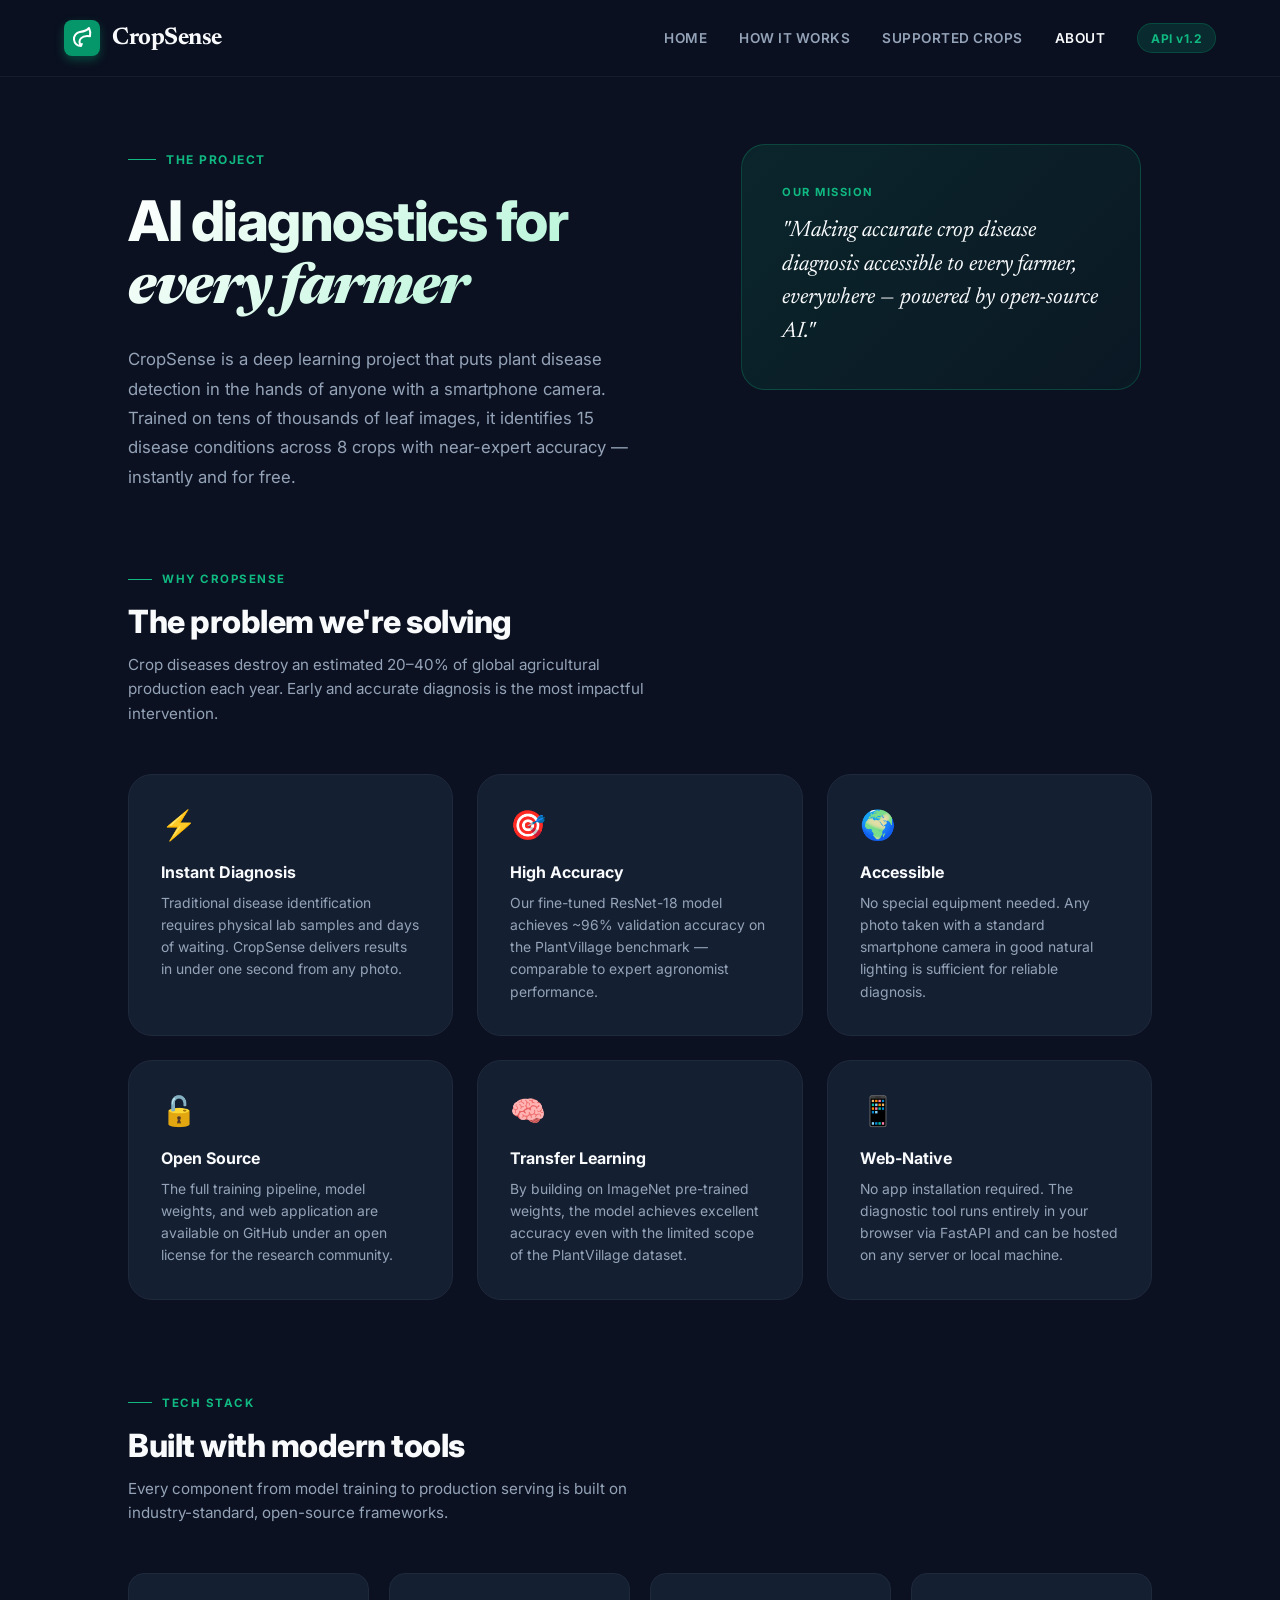
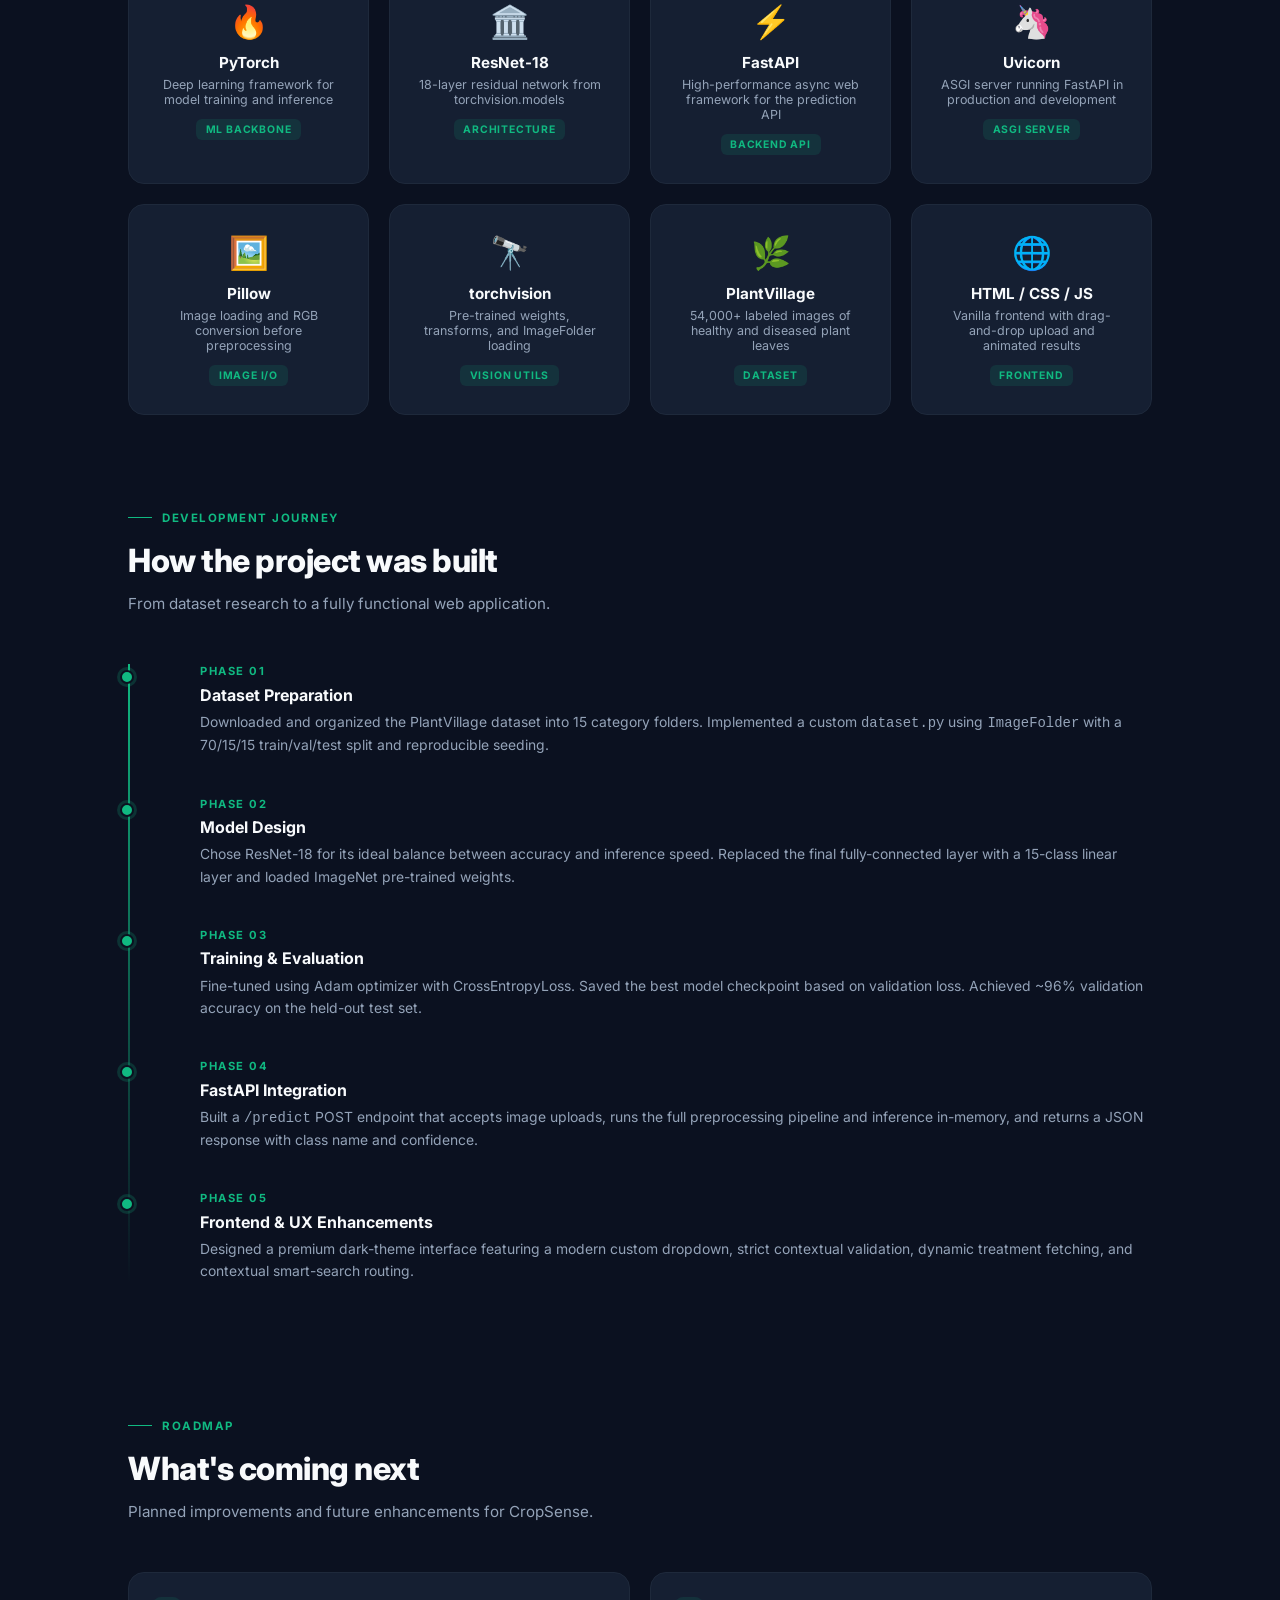
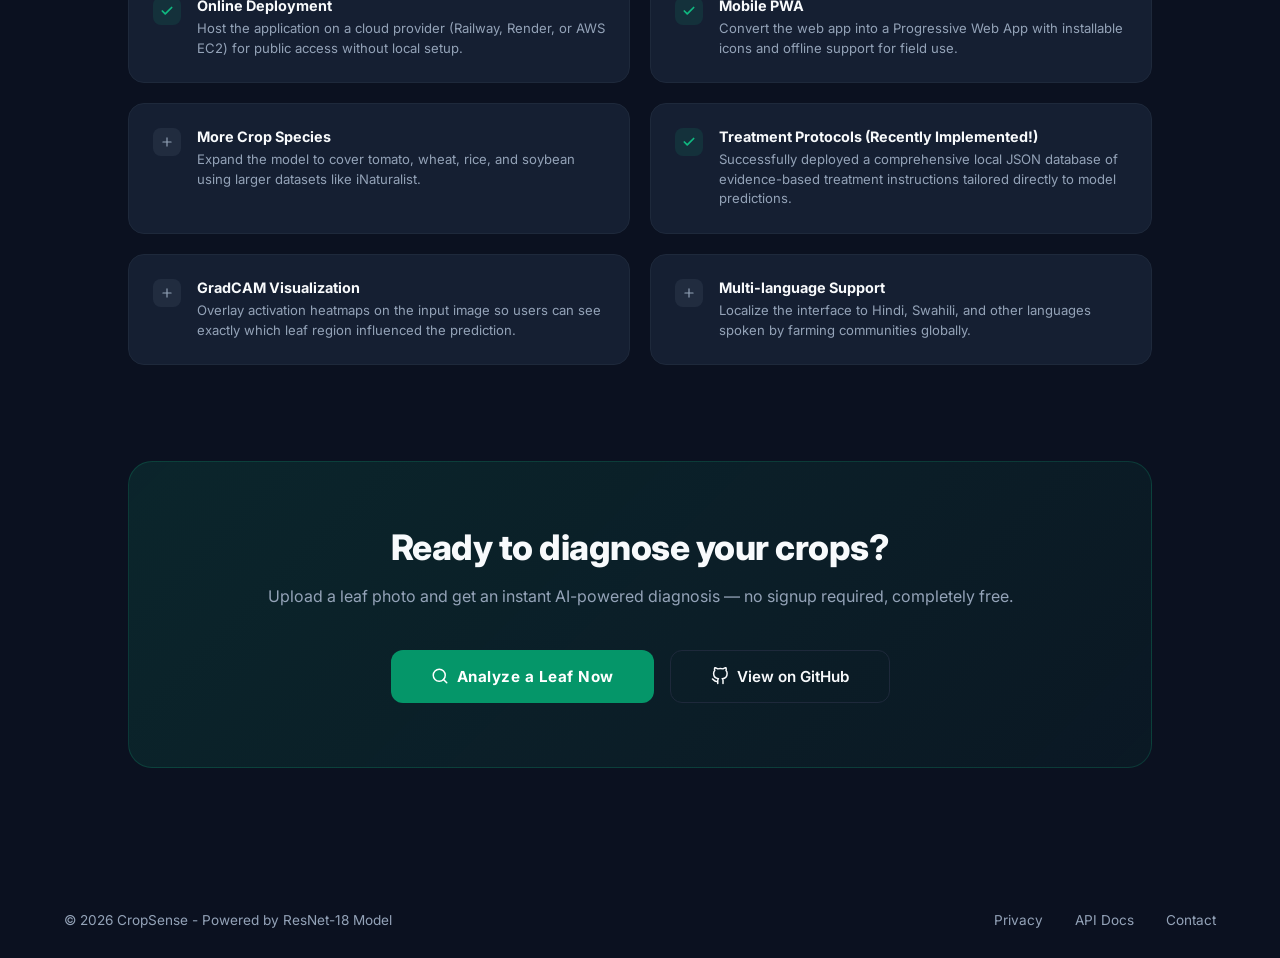
<file: static/about.html>
<!DOCTYPE html>
<html lang="en">
<head>
    <meta charset="UTF-8">
    <meta name="viewport" content="width=device-width, initial-scale=1.0">
    <title>About – CropSense</title>
    <meta name="description" content="About CropSense — an AI-powered plant disease diagnostic tool built with PyTorch, FastAPI, and ResNet-18.">
    <link rel="preconnect" href="https://fonts.googleapis.com">
    <link rel="preconnect" href="https://fonts.gstatic.com" crossorigin>
    <link href="https://fonts.googleapis.com/css2?family=Inter:wght@400;500;600;700;800&family=Newsreader:opsz,wght@6..72,700;6..72,800&display=swap" rel="stylesheet">
    <link rel="stylesheet" href="style.css?v=2">
    <style>
        /* Hero */
        .about-hero {
            padding: 9rem 8rem 5rem 8rem;
            display: flex;
            align-items: flex-start;
            gap: 6rem;
        }
        .hero-left { flex: 1.2; }
        .hero-right { flex: 1; display: flex; align-items: center; justify-content: center; }

        .tag {
            display: inline-flex; align-items: center; gap: 10px;
            color: var(--text-light-green); font-size: 0.75rem; font-weight: 700;
            letter-spacing: 1.5px; margin-bottom: 1.5rem;
        }
        .tag .line { width: 28px; height: 1px; background: var(--text-light-green); }
        .about-hero h1 {
            font-size: 3.5rem; font-weight: 800; letter-spacing: -1.5px;
            line-height: 1.1; margin-bottom: 1.5rem;
            background: linear-gradient(135deg, #fff 0%, #a7f3d0 100%);
            -webkit-background-clip: text; -webkit-text-fill-color: transparent;
        }
        .about-hero .lead { font-size: 1.05rem; color: var(--text-muted); line-height: 1.75; }

        /* Mission card */
        .mission-card {
            background: linear-gradient(135deg, rgba(16,185,129,0.12) 0%, rgba(5,150,105,0.06) 100%);
            border: 1px solid rgba(16,185,129,0.25);
            border-radius: var(--border-radius-xl);
            padding: 2.5rem;
            max-width: 400px;
        }
        .mission-card .m-label {
            font-size: 0.7rem; font-weight: 700; letter-spacing: 1.5px;
            color: var(--text-light-green); margin-bottom: 1rem;
        }
        .mission-card blockquote {
            font-family: 'Newsreader', serif;
            font-size: 1.4rem;
            font-style: italic;
            line-height: 1.5;
            color: var(--text-dark);
            margin: 0;
        }

        /* Why section */
        .why-section { padding: 0 8rem 6rem 8rem; }
        .section-label {
            display: flex; align-items: center; gap: 10px;
            color: var(--text-light-green); font-size: 0.72rem; font-weight: 700;
            letter-spacing: 1.5px; margin-bottom: 1rem;
        }
        .section-label .line { width: 24px; height: 1px; background: var(--text-light-green); }
        .section-title { font-size: 2rem; font-weight: 800; letter-spacing: -0.5px; margin-bottom: 0.75rem; color: var(--text-dark); }
        .section-subtitle { color: var(--text-muted); font-size: 0.95rem; line-height: 1.6; margin-bottom: 3rem; max-width: 540px; }

        .why-grid { display: grid; grid-template-columns: repeat(3, 1fr); gap: 1.5rem; }
        .why-card {
            background: var(--bg-card);
            border: 1px solid var(--border-light);
            border-radius: var(--border-radius-xl);
            padding: 2rem;
            transition: transform 0.25s, border-color 0.25s;
        }
        .why-card:hover { transform: translateY(-4px); border-color: rgba(16,185,129,0.3); }
        .why-icon {
            font-size: 1.8rem; margin-bottom: 1.25rem;
        }
        .why-card h3 { font-size: 1rem; font-weight: 700; color: var(--text-dark); margin-bottom: 0.6rem; }
        .why-card p { font-size: 0.87rem; color: var(--text-muted); line-height: 1.6; }

        /* Tech stack */
        .tech-section { padding: 0 8rem 6rem 8rem; }
        .tech-grid { display: grid; grid-template-columns: repeat(4, 1fr); gap: 1.25rem; }
        .tech-card {
            background: var(--bg-card);
            border: 1px solid var(--border-light);
            border-radius: var(--border-radius-lg);
            padding: 1.75rem;
            text-align: center;
            transition: transform 0.25s, border-color 0.25s;
        }
        .tech-card:hover { transform: translateY(-3px); border-color: rgba(16,185,129,0.3); }
        .tech-logo { font-size: 2rem; margin-bottom: 0.75rem; }
        .tech-card h4 { font-size: 0.95rem; font-weight: 700; color: var(--text-dark); margin-bottom: 0.3rem; }
        .tech-card p { font-size: 0.78rem; color: var(--text-muted); }
        .tech-role {
            display: inline-block; margin-top: 0.75rem;
            font-size: 0.65rem; font-weight: 700; letter-spacing: 0.8px;
            background: rgba(16,185,129,0.12); color: var(--text-light-green);
            padding: 0.25rem 0.6rem; border-radius: 6px;
        }

        /* Timeline */
        .timeline-section { padding: 0 8rem 6rem 8rem; }
        .timeline { position: relative; padding-left: 2rem; }
        .timeline::before {
            content: '';
            position: absolute; left: 0; top: 0; bottom: 0;
            width: 2px;
            background: linear-gradient(180deg, var(--text-light-green) 0%, transparent 100%);
        }
        .timeline-item {
            position: relative; padding-left: 2.5rem; margin-bottom: 2.5rem;
        }
        .timeline-item::before {
            content: '';
            position: absolute; left: -2.5rem; top: 6px;
            width: 10px; height: 10px;
            border-radius: 50%;
            background: var(--text-light-green);
            border: 2px solid var(--bg-main);
            box-shadow: 0 0 0 3px rgba(16,185,129,0.2);
        }
        .timeline-phase {
            font-size: 0.7rem; font-weight: 700; color: var(--text-light-green);
            letter-spacing: 1.5px; margin-bottom: 0.4rem;
        }
        .timeline-item h3 { font-size: 1rem; font-weight: 700; color: var(--text-dark); margin-bottom: 0.4rem; }
        .timeline-item p { font-size: 0.87rem; color: var(--text-muted); line-height: 1.6; }

        /* CTA */
        .cta-section {
            margin: 0 8rem 6rem 8rem;
            background: linear-gradient(135deg, rgba(16,185,129,0.12) 0%, rgba(5,150,105,0.06) 100%);
            border: 1px solid rgba(16,185,129,0.2);
            border-radius: var(--border-radius-xl);
            padding: 4rem;
            text-align: center;
        }
        .cta-section h2 {
            font-size: 2.2rem; font-weight: 800; letter-spacing: -0.5px;
            color: var(--text-dark); margin-bottom: 1rem;
        }
        .cta-section p { color: var(--text-muted); font-size: 1rem; line-height: 1.6; margin-bottom: 2.5rem; }
        .cta-buttons { display: flex; gap: 1rem; justify-content: center; flex-wrap: wrap; }
        .btn-primary {
            background: var(--bg-dark-accent); color: white;
            border: none; padding: 1rem 2.5rem;
            border-radius: 12px; font-weight: 700; font-size: 0.95rem;
            letter-spacing: 0.5px; cursor: pointer; text-decoration: none;
            display: inline-flex; align-items: center; gap: 8px;
            transition: background 0.2s, transform 0.1s;
        }
        .btn-primary:hover { background: var(--bg-dark-accent-hover); transform: translateY(-1px); }
        .btn-secondary {
            background: transparent; color: var(--text-dark);
            border: 1px solid var(--border-light); padding: 1rem 2.5rem;
            border-radius: 12px; font-weight: 600; font-size: 0.95rem;
            cursor: pointer; text-decoration: none;
            display: inline-flex; align-items: center; gap: 8px;
            transition: border-color 0.2s, color 0.2s;
        }
        .btn-secondary:hover { border-color: rgba(16,185,129,0.4); color: var(--text-light-green); }

        /* Future Roadmap */
        .roadmap-section { padding: 0 8rem 6rem 8rem; }
        .roadmap-grid { display: grid; grid-template-columns: repeat(2, 1fr); gap: 1.25rem; }
        .roadmap-item {
            background: var(--bg-card);
            border: 1px solid var(--border-light);
            border-radius: var(--border-radius-lg);
            padding: 1.5rem;
            display: flex;
            align-items: flex-start;
            gap: 1rem;
        }
        .roadmap-check {
            width: 28px; height: 28px; border-radius: 8px;
            display: flex; align-items: center; justify-content: center;
            flex-shrink: 0;
        }
        .roadmap-check.planned { background: rgba(16,185,129,0.12); color: var(--text-light-green); }
        .roadmap-check.future { background: rgba(148,163,184,0.1); color: var(--text-muted); }
        .roadmap-item h4 { font-size: 0.9rem; font-weight: 700; color: var(--text-dark); margin-bottom: 0.3rem; }
        .roadmap-item p { font-size: 0.82rem; color: var(--text-muted); line-height: 1.5; }

        @media(max-width: 1024px) {
            .about-hero { flex-direction: column; padding: 6rem 2rem 3rem; gap: 2rem; }
            .why-section, .tech-section, .timeline-section, .roadmap-section, .cta-section { padding-left: 2rem; padding-right: 2rem; }
            .cta-section { margin-left: 2rem; margin-right: 2rem; }
            .why-grid, .tech-grid { grid-template-columns: repeat(2, 1fr); }
            .roadmap-grid { grid-template-columns: 1fr; }
        }
    </style>
</head>
<body>

    <!-- Navigation -->
    <nav class="navbar">
        <div class="logo-area">
            <div class="logo-icon">
                <svg width="24" height="24" viewBox="0 0 24 24" fill="none" stroke="white" stroke-width="2" stroke-linecap="round" stroke-linejoin="round">
                    <path d="M11 20A7 7 0 0 1 9.8 6.1C15.5 5 17 4.48 19 2c1 2 2 4.18 1 8.3C11.6 9 7.1 14 11 20c.3-.8.6-1.6.8-2M11 20c-1.3-4-4.6-7-8V9h0"/>
                </svg>
            </div>
            <a href="/" style="text-decoration:none"><span class="logo-text">CropSense</span></a>
        </div>
        <div class="nav-links">
            <a href="/">HOME</a>
            <a href="how-it-works.html">HOW IT WORKS</a>
            <a href="supported-crops.html">SUPPORTED CROPS</a>
            <a href="about.html" style="color: var(--text-dark);">ABOUT</a>
            <span class="api-badge">API v1.2</span>
        </div>
    </nav>

    <!-- Hero -->
    <div class="about-hero">
        <div class="hero-left">
            <div class="tag"><span class="line"></span> THE PROJECT</div>
            <h1>AI diagnostics for<br><span style="font-family:'Newsreader',serif;font-style:italic;">every farmer</span></h1>
            <p class="lead">CropSense is a deep learning project that puts plant disease detection in the hands of anyone with a smartphone camera. Trained on tens of thousands of leaf images, it identifies 15 disease conditions across 8 crops with near-expert accuracy — instantly and for free.</p>
        </div>
        <div class="hero-right">
            <div class="mission-card">
                <div class="m-label">OUR MISSION</div>
                <blockquote>"Making accurate crop disease diagnosis accessible to every farmer, everywhere — powered by open-source AI."</blockquote>
            </div>
        </div>
    </div>

    <!-- Why Section -->
    <div class="why-section">
        <div class="section-label"><span class="line"></span> WHY CROPSENSE</div>
        <h2 class="section-title">The problem we're solving</h2>
        <p class="section-subtitle">Crop diseases destroy an estimated 20–40% of global agricultural production each year. Early and accurate diagnosis is the most impactful intervention.</p>

        <div class="why-grid">
            <div class="why-card">
                <div class="why-icon">⚡</div>
                <h3>Instant Diagnosis</h3>
                <p>Traditional disease identification requires physical lab samples and days of waiting. CropSense delivers results in under one second from any photo.</p>
            </div>
            <div class="why-card">
                <div class="why-icon">🎯</div>
                <h3>High Accuracy</h3>
                <p>Our fine-tuned ResNet-18 model achieves ~96% validation accuracy on the PlantVillage benchmark — comparable to expert agronomist performance.</p>
            </div>
            <div class="why-card">
                <div class="why-icon">🌍</div>
                <h3>Accessible</h3>
                <p>No special equipment needed. Any photo taken with a standard smartphone camera in good natural lighting is sufficient for reliable diagnosis.</p>
            </div>
            <div class="why-card">
                <div class="why-icon">🔓</div>
                <h3>Open Source</h3>
                <p>The full training pipeline, model weights, and web application are available on GitHub under an open license for the research community.</p>
            </div>
            <div class="why-card">
                <div class="why-icon">🧠</div>
                <h3>Transfer Learning</h3>
                <p>By building on ImageNet pre-trained weights, the model achieves excellent accuracy even with the limited scope of the PlantVillage dataset.</p>
            </div>
            <div class="why-card">
                <div class="why-icon">📱</div>
                <h3>Web-Native</h3>
                <p>No app installation required. The diagnostic tool runs entirely in your browser via FastAPI and can be hosted on any server or local machine.</p>
            </div>
        </div>
    </div>

    <!-- Tech Stack -->
    <div class="tech-section">
        <div class="section-label"><span class="line"></span> TECH STACK</div>
        <h2 class="section-title">Built with modern tools</h2>
        <p class="section-subtitle">Every component from model training to production serving is built on industry-standard, open-source frameworks.</p>

        <div class="tech-grid">
            <div class="tech-card">
                <div class="tech-logo">🔥</div>
                <h4>PyTorch</h4>
                <p>Deep learning framework for model training and inference</p>
                <span class="tech-role">ML BACKBONE</span>
            </div>
            <div class="tech-card">
                <div class="tech-logo">🏛️</div>
                <h4>ResNet-18</h4>
                <p>18-layer residual network from torchvision.models</p>
                <span class="tech-role">ARCHITECTURE</span>
            </div>
            <div class="tech-card">
                <div class="tech-logo">⚡</div>
                <h4>FastAPI</h4>
                <p>High-performance async web framework for the prediction API</p>
                <span class="tech-role">BACKEND API</span>
            </div>
            <div class="tech-card">
                <div class="tech-logo">🦄</div>
                <h4>Uvicorn</h4>
                <p>ASGI server running FastAPI in production and development</p>
                <span class="tech-role">ASGI SERVER</span>
            </div>
            <div class="tech-card">
                <div class="tech-logo">🖼️</div>
                <h4>Pillow</h4>
                <p>Image loading and RGB conversion before preprocessing</p>
                <span class="tech-role">IMAGE I/O</span>
            </div>
            <div class="tech-card">
                <div class="tech-logo">🔭</div>
                <h4>torchvision</h4>
                <p>Pre-trained weights, transforms, and ImageFolder loading</p>
                <span class="tech-role">VISION UTILS</span>
            </div>
            <div class="tech-card">
                <div class="tech-logo">🌿</div>
                <h4>PlantVillage</h4>
                <p>54,000+ labeled images of healthy and diseased plant leaves</p>
                <span class="tech-role">DATASET</span>
            </div>
            <div class="tech-card">
                <div class="tech-logo">🌐</div>
                <h4>HTML / CSS / JS</h4>
                <p>Vanilla frontend with drag-and-drop upload and animated results</p>
                <span class="tech-role">FRONTEND</span>
            </div>
        </div>
    </div>

    <!-- Development Timeline -->
    <div class="timeline-section">
        <div class="section-label"><span class="line"></span> DEVELOPMENT JOURNEY</div>
        <h2 class="section-title">How the project was built</h2>
        <p class="section-subtitle">From dataset research to a fully functional web application.</p>

        <div class="timeline">
            <div class="timeline-item">
                <div class="timeline-phase">PHASE 01</div>
                <h3>Dataset Preparation</h3>
                <p>Downloaded and organized the PlantVillage dataset into 15 category folders. Implemented a custom <code>dataset.py</code> using <code>ImageFolder</code> with a 70/15/15 train/val/test split and reproducible seeding.</p>
            </div>
            <div class="timeline-item">
                <div class="timeline-phase">PHASE 02</div>
                <h3>Model Design</h3>
                <p>Chose ResNet-18 for its ideal balance between accuracy and inference speed. Replaced the final fully-connected layer with a 15-class linear layer and loaded ImageNet pre-trained weights.</p>
            </div>
            <div class="timeline-item">
                <div class="timeline-phase">PHASE 03</div>
                <h3>Training &amp; Evaluation</h3>
                <p>Fine-tuned using Adam optimizer with CrossEntropyLoss. Saved the best model checkpoint based on validation loss. Achieved ~96% validation accuracy on the held-out test set.</p>
            </div>
            <div class="timeline-item">
                <div class="timeline-phase">PHASE 04</div>
                <h3>FastAPI Integration</h3>
                <p>Built a <code>/predict</code> POST endpoint that accepts image uploads, runs the full preprocessing pipeline and inference in-memory, and returns a JSON response with class name and confidence.</p>
            </div>
            <div class="timeline-item">
                <div class="timeline-phase">PHASE 05</div>
                <h3>Frontend &amp; UX Enhancements</h3>
                <p>Designed a premium dark-theme interface featuring a modern custom dropdown, strict contextual validation, dynamic treatment fetching, and contextual smart-search routing.</p>
            </div>
        </div>
    </div>

    <!-- Future Roadmap -->
    <div class="roadmap-section">
        <div class="section-label"><span class="line"></span> ROADMAP</div>
        <h2 class="section-title">What's coming next</h2>
        <p class="section-subtitle">Planned improvements and future enhancements for CropSense.</p>

        <div class="roadmap-grid">
            <div class="roadmap-item">
                <div class="roadmap-check planned">
                    <svg width="14" height="14" viewBox="0 0 24 24" fill="none" stroke="currentColor" stroke-width="3" stroke-linecap="round" stroke-linejoin="round"><polyline points="20 6 9 17 4 12"></polyline></svg>
                </div>
                <div>
                    <h4>Online Deployment</h4>
                    <p>Host the application on a cloud provider (Railway, Render, or AWS EC2) for public access without local setup.</p>
                </div>
            </div>
            <div class="roadmap-item">
                <div class="roadmap-check planned">
                    <svg width="14" height="14" viewBox="0 0 24 24" fill="none" stroke="currentColor" stroke-width="3" stroke-linecap="round" stroke-linejoin="round"><polyline points="20 6 9 17 4 12"></polyline></svg>
                </div>
                <div>
                    <h4>Mobile PWA</h4>
                    <p>Convert the web app into a Progressive Web App with installable icons and offline support for field use.</p>
                </div>
            </div>
            <div class="roadmap-item">
                <div class="roadmap-check future">
                    <svg width="14" height="14" viewBox="0 0 24 24" fill="none" stroke="currentColor" stroke-width="2" stroke-linecap="round" stroke-linejoin="round"><line x1="12" y1="5" x2="12" y2="19"></line><line x1="5" y1="12" x2="19" y2="12"></line></svg>
                </div>
                <div>
                    <h4>More Crop Species</h4>
                    <p>Expand the model to cover tomato, wheat, rice, and soybean using larger datasets like iNaturalist.</p>
                </div>
            </div>
            <div class="roadmap-item">
                <div class="roadmap-check planned">
                    <svg width="14" height="14" viewBox="0 0 24 24" fill="none" stroke="currentColor" stroke-width="3" stroke-linecap="round" stroke-linejoin="round"><polyline points="20 6 9 17 4 12"></polyline></svg>
                </div>
                <div>
                    <h4>Treatment Protocols (Recently Implemented!)</h4>
                    <p>Successfully deployed a comprehensive local JSON database of evidence-based treatment instructions tailored directly to model predictions.</p>
                </div>
            </div>
            <div class="roadmap-item">
                <div class="roadmap-check future">
                    <svg width="14" height="14" viewBox="0 0 24 24" fill="none" stroke="currentColor" stroke-width="2" stroke-linecap="round" stroke-linejoin="round"><line x1="12" y1="5" x2="12" y2="19"></line><line x1="5" y1="12" x2="19" y2="12"></line></svg>
                </div>
                <div>
                    <h4>GradCAM Visualization</h4>
                    <p>Overlay activation heatmaps on the input image so users can see exactly which leaf region influenced the prediction.</p>
                </div>
            </div>
            <div class="roadmap-item">
                <div class="roadmap-check future">
                    <svg width="14" height="14" viewBox="0 0 24 24" fill="none" stroke="currentColor" stroke-width="2" stroke-linecap="round" stroke-linejoin="round"><line x1="12" y1="5" x2="12" y2="19"></line><line x1="5" y1="12" x2="19" y2="12"></line></svg>
                </div>
                <div>
                    <h4>Multi-language Support</h4>
                    <p>Localize the interface to Hindi, Swahili, and other languages spoken by farming communities globally.</p>
                </div>
            </div>
        </div>
    </div>

    <!-- CTA -->
    <div class="cta-section">
        <h2>Ready to diagnose your crops?</h2>
        <p>Upload a leaf photo and get an instant AI-powered diagnosis — no signup required, completely free.</p>
        <div class="cta-buttons">
            <a href="/" class="btn-primary">
                <svg width="18" height="18" viewBox="0 0 24 24" fill="none" stroke="currentColor" stroke-width="2" stroke-linecap="round" stroke-linejoin="round"><circle cx="11" cy="11" r="8"></circle><line x1="21" y1="21" x2="16.65" y2="16.65"></line></svg>
                Analyze a Leaf Now
            </a>
            <a href="https://github.com/AdarshRaj-404/Crop_disease_prediction" target="_blank" class="btn-secondary">
                <svg width="18" height="18" viewBox="0 0 24 24" fill="none" stroke="currentColor" stroke-width="2" stroke-linecap="round" stroke-linejoin="round"><path d="M9 19c-5 1.5-5-2.5-7-3m14 6v-3.87a3.37 3.37 0 0 0-.94-2.61c3.14-.35 6.44-1.54 6.44-7A5.44 5.44 0 0 0 20 4.77 5.07 5.07 0 0 0 19.91 1S18.73.65 16 2.48a13.38 13.38 0 0 0-7 0C6.27.65 5.09 1 5.09 1A5.07 5.07 0 0 0 5 4.77a5.44 5.44 0 0 0-1.5 3.78c0 5.42 3.3 6.61 6.44 7A3.37 3.37 0 0 0 9 18.13V22"></path></svg>
                View on GitHub
            </a>
        </div>
    </div>

    <!-- Footer -->
    <footer>
        <div class="copy">© 2026 CropSense - Powered by ResNet-18 Model</div>
        <div class="footer-links">
            <a href="#">Privacy</a>
            <a href="#">API Docs</a>
            <a href="#">Contact</a>
        </div>
    </footer>

</body>
</html>
</file>
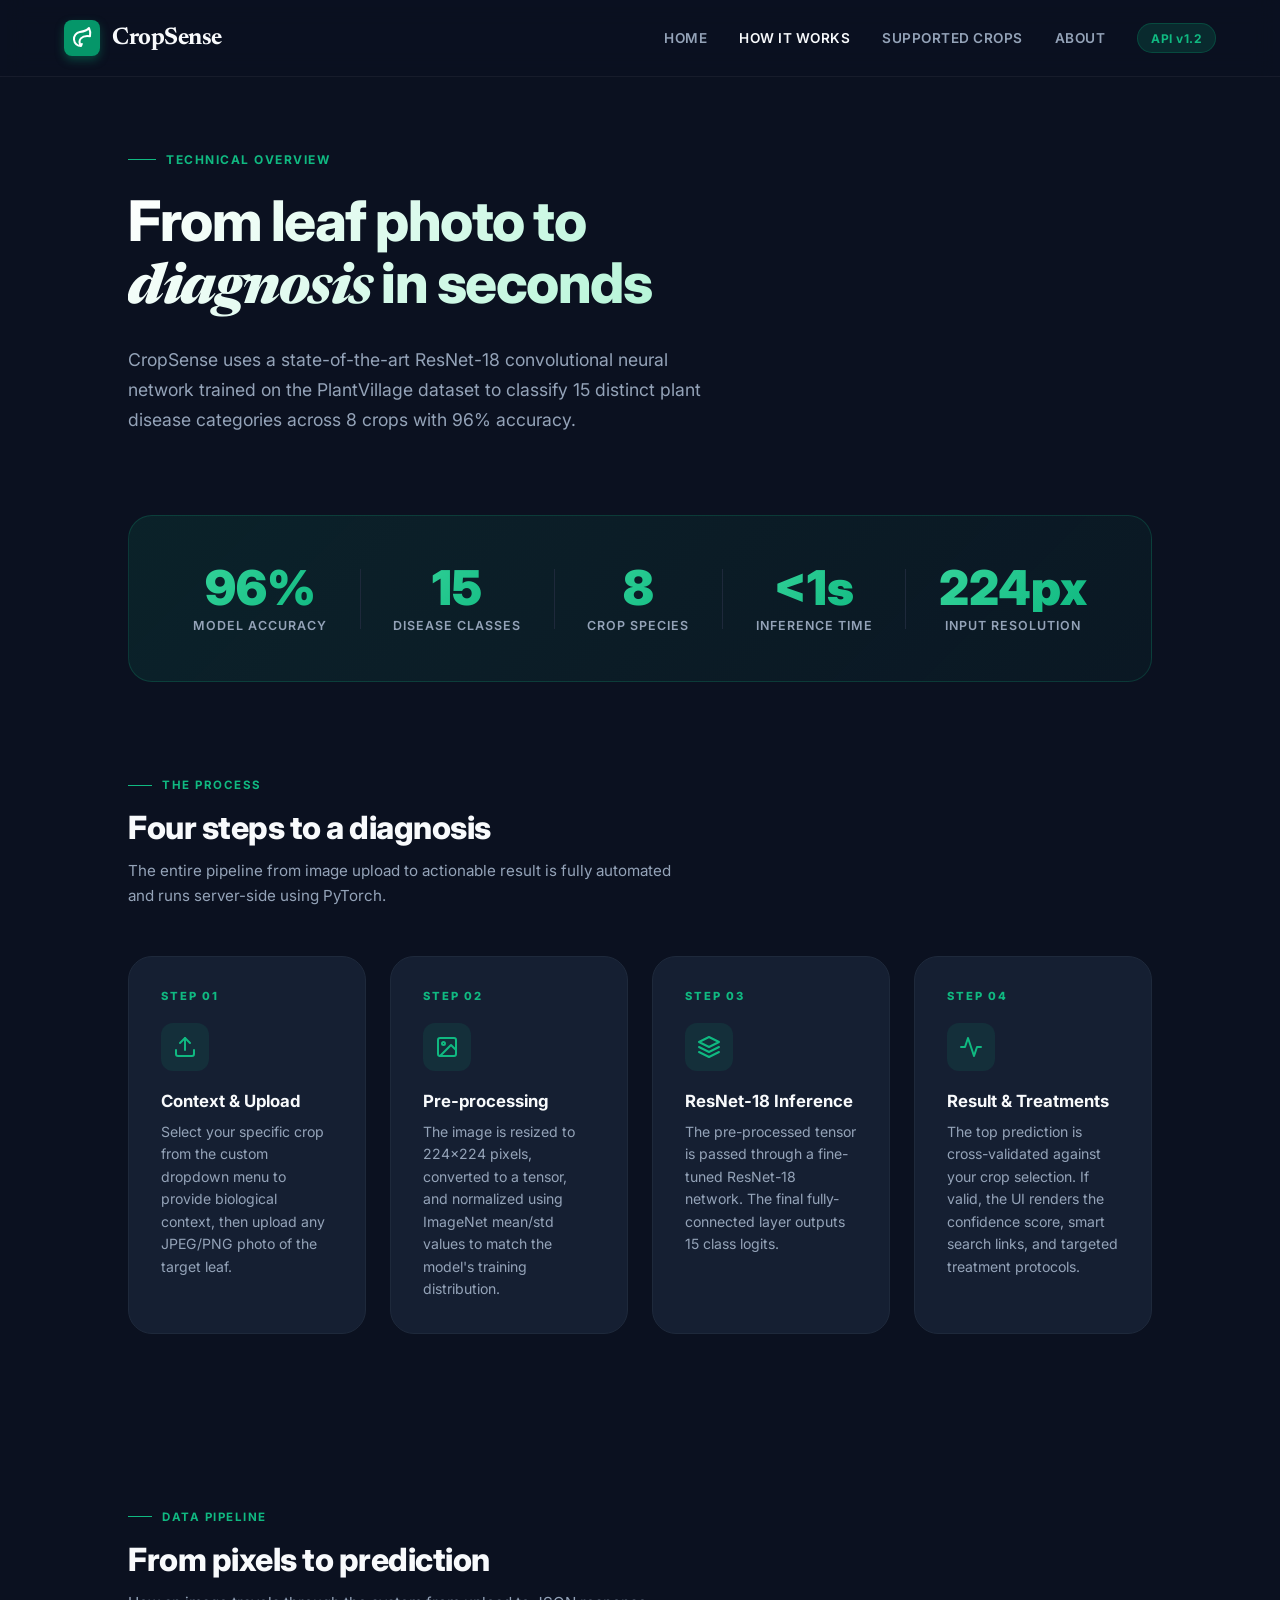
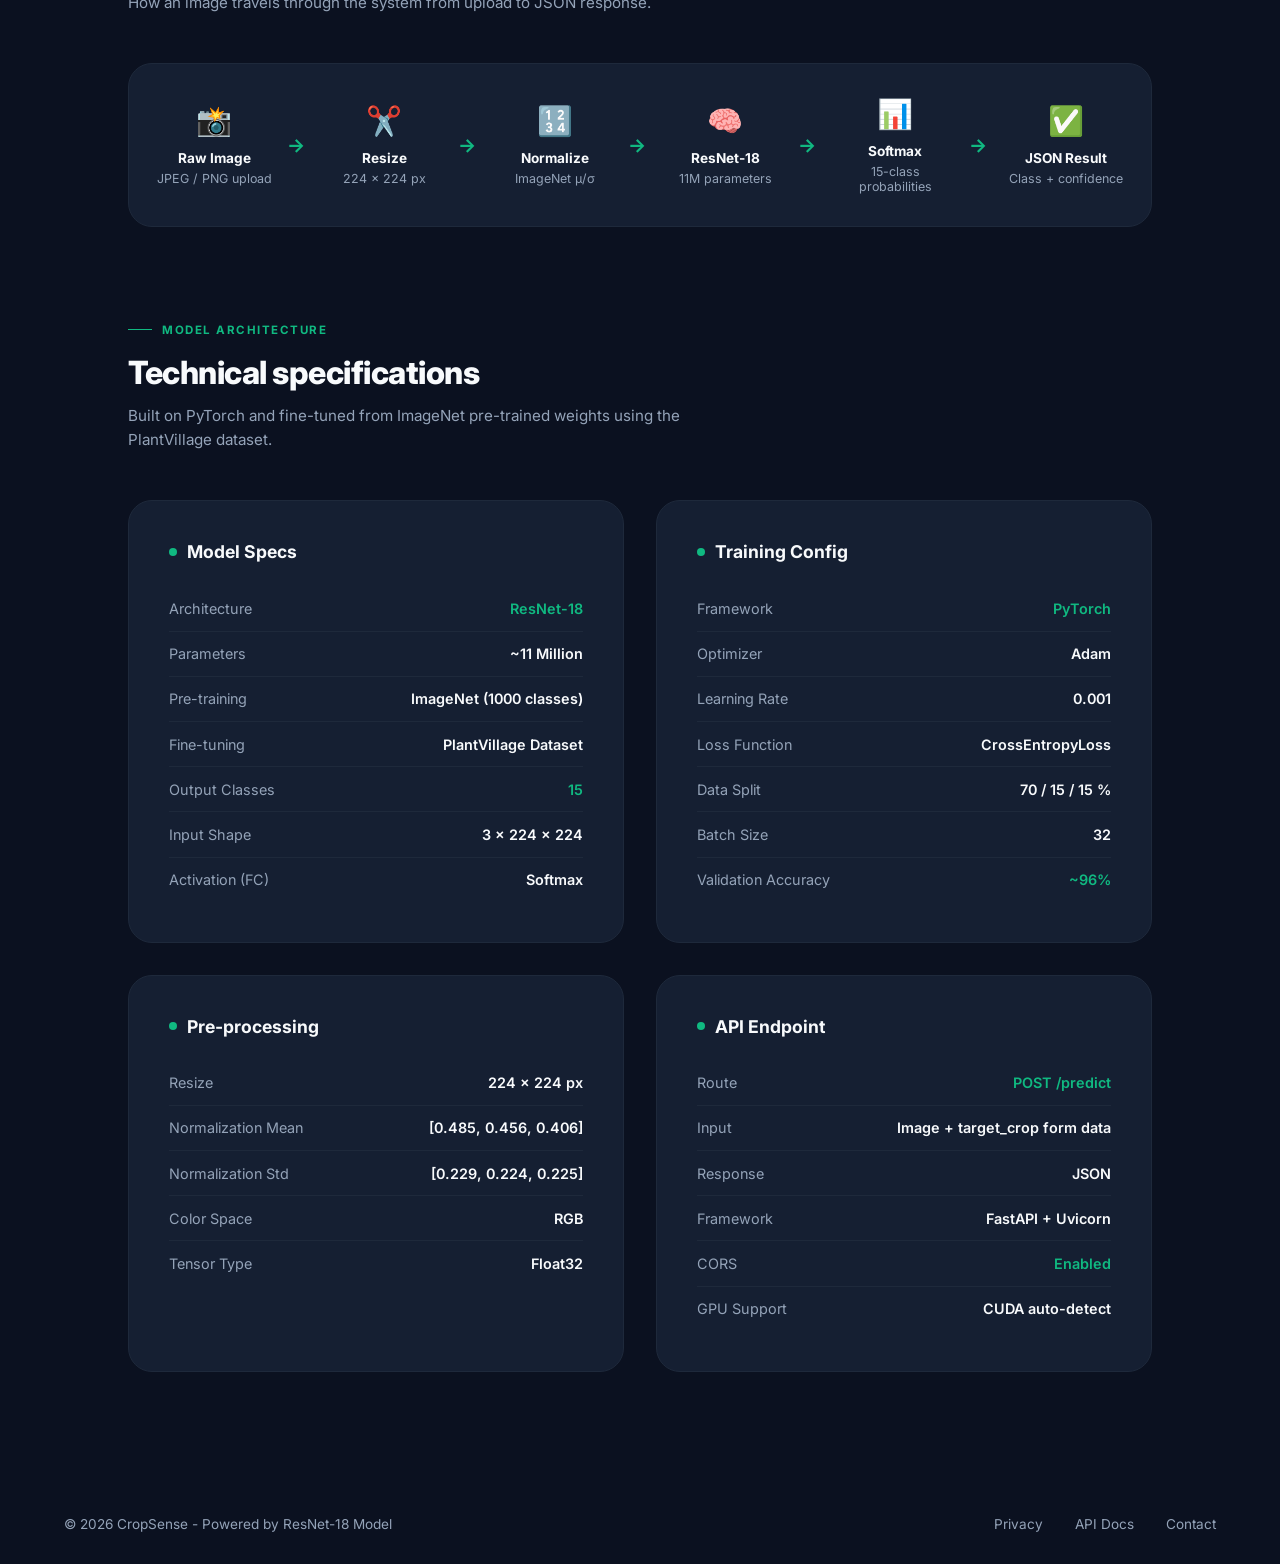
<file: static/how-it-works.html>
<!DOCTYPE html>
<html lang="en">
<head>
    <meta charset="UTF-8">
    <meta name="viewport" content="width=device-width, initial-scale=1.0">
    <title>How It Works – CropSense</title>
    <meta name="description" content="Learn how CropSense uses ResNet-18 deep learning to diagnose crop diseases from leaf photos in seconds.">
    <link rel="preconnect" href="https://fonts.googleapis.com">
    <link rel="preconnect" href="https://fonts.gstatic.com" crossorigin>
    <link href="https://fonts.googleapis.com/css2?family=Inter:wght@400;500;600;700;800&family=Newsreader:opsz,wght@6..72,700;6..72,800&display=swap" rel="stylesheet">
    <link rel="stylesheet" href="style.css?v=2">
    <style>
        /* ── Page-specific styles ── */
        .page-hero {
            padding: 9rem 8rem 5rem 8rem;
            max-width: 900px;
        }
        .page-hero .tag {
            display: inline-flex;
            align-items: center;
            gap: 10px;
            color: var(--text-light-green);
            font-size: 0.75rem;
            font-weight: 700;
            letter-spacing: 1.5px;
            margin-bottom: 1.5rem;
        }
        .page-hero .tag .line { width: 28px; height: 1px; background: var(--text-light-green); }
        .page-hero h1 {
            font-size: 3.5rem;
            font-weight: 800;
            letter-spacing: -1.5px;
            line-height: 1.1;
            margin-bottom: 1.5rem;
            background: linear-gradient(135deg, #fff 0%, #a7f3d0 100%);
            -webkit-background-clip: text;
            -webkit-text-fill-color: transparent;
        }
        .page-hero p {
            font-size: 1.1rem;
            color: var(--text-muted);
            line-height: 1.7;
            max-width: 600px;
        }

        /* ── Steps Pipeline ── */
        .steps-section {
            padding: 0 8rem 6rem 8rem;
        }
        .steps-grid {
            display: grid;
            grid-template-columns: repeat(4, 1fr);
            gap: 1.5rem;
            margin-bottom: 5rem;
        }
        .step-card {
            background: var(--bg-card);
            border: 1px solid var(--border-light);
            border-radius: var(--border-radius-xl);
            padding: 2rem;
            position: relative;
            transition: transform 0.25s, border-color 0.25s;
            overflow: hidden;
        }
        .step-card::before {
            content: '';
            position: absolute;
            top: 0; left: 0; right: 0;
            height: 3px;
            background: linear-gradient(90deg, var(--text-light-green), #34d399);
            opacity: 0;
            transition: opacity 0.25s;
        }
        .step-card:hover { transform: translateY(-4px); border-color: rgba(16,185,129,0.3); }
        .step-card:hover::before { opacity: 1; }
        .step-num {
            font-size: 0.7rem;
            font-weight: 800;
            color: var(--text-light-green);
            letter-spacing: 2px;
            margin-bottom: 1.25rem;
        }
        .step-icon {
            width: 48px; height: 48px;
            background: rgba(16,185,129,0.1);
            border-radius: 12px;
            display: flex;
            align-items: center;
            justify-content: center;
            margin-bottom: 1.25rem;
            color: var(--text-light-green);
        }
        .step-card h3 { font-size: 1.05rem; font-weight: 700; margin-bottom: 0.6rem; color: var(--text-dark); }
        .step-card p { font-size: 0.88rem; color: var(--text-muted); line-height: 1.6; }

        /* ── Architecture section ── */
        .arch-section {
            padding: 0 8rem 6rem 8rem;
        }
        .section-label {
            display: flex;
            align-items: center;
            gap: 10px;
            color: var(--text-light-green);
            font-size: 0.72rem;
            font-weight: 700;
            letter-spacing: 1.5px;
            margin-bottom: 1rem;
        }
        .section-label .line { width: 24px; height: 1px; background: var(--text-light-green); }
        .section-title {
            font-size: 2rem;
            font-weight: 800;
            letter-spacing: -0.5px;
            margin-bottom: 0.75rem;
            color: var(--text-dark);
        }
        .section-subtitle { color: var(--text-muted); font-size: 0.95rem; line-height: 1.6; margin-bottom: 3rem; max-width: 560px; }

        .arch-grid {
            display: grid;
            grid-template-columns: 1fr 1fr;
            gap: 2rem;
        }
        .arch-card {
            background: var(--bg-card);
            border: 1px solid var(--border-light);
            border-radius: var(--border-radius-xl);
            padding: 2.5rem;
        }
        .arch-card h3 {
            font-size: 1.1rem;
            font-weight: 700;
            color: var(--text-dark);
            margin-bottom: 1.5rem;
            display: flex;
            align-items: center;
            gap: 10px;
        }
        .arch-card h3 .dot { width: 8px; height: 8px; border-radius: 50%; background: var(--text-light-green); }

        .spec-row {
            display: flex;
            justify-content: space-between;
            align-items: center;
            padding: 0.85rem 0;
            border-bottom: 1px solid var(--border-light);
            font-size: 0.9rem;
        }
        .spec-row:last-child { border-bottom: none; }
        .spec-label { color: var(--text-muted); }
        .spec-value { color: var(--text-dark); font-weight: 600; }
        .spec-value.green { color: var(--text-light-green); }

        /* ── Pipeline viz (animated) ── */
        .pipeline-section {
            padding: 0 8rem 6rem 8rem;
        }
        .pipeline-flow {
            display: flex;
            align-items: center;
            gap: 0;
            background: var(--bg-card);
            border: 1px solid var(--border-light);
            border-radius: var(--border-radius-xl);
            overflow: hidden;
        }
        .pipeline-step {
            flex: 1;
            padding: 2rem 1.5rem;
            text-align: center;
            position: relative;
        }
        .pipeline-step + .pipeline-step::before {
            content: '→';
            position: absolute;
            left: -12px;
            top: 50%;
            transform: translateY(-50%);
            color: var(--text-light-green);
            font-size: 1.2rem;
            font-weight: 700;
        }
        .pipeline-step .p-icon {
            font-size: 1.8rem;
            margin-bottom: 0.75rem;
        }
        .pipeline-step h4 { font-size: 0.85rem; font-weight: 700; color: var(--text-dark); margin-bottom: 0.3rem; }
        .pipeline-step p { font-size: 0.78rem; color: var(--text-muted); }

        /* ── Stats banner ── */
        .stats-banner {
            margin: 0 8rem 6rem 8rem;
            background: linear-gradient(135deg, rgba(16,185,129,0.1) 0%, rgba(5,150,105,0.05) 100%);
            border: 1px solid rgba(16,185,129,0.2);
            border-radius: var(--border-radius-xl);
            display: flex;
            align-items: center;
            justify-content: space-around;
            padding: 3rem;
        }
        .stat-block { text-align: center; }
        .stat-block .num {
            font-size: 3rem;
            font-weight: 900;
            background: linear-gradient(135deg, #34d399, #10b981);
            -webkit-background-clip: text;
            -webkit-text-fill-color: transparent;
            line-height: 1;
            margin-bottom: 0.4rem;
        }
        .stat-block .label { font-size: 0.78rem; font-weight: 600; color: var(--text-muted); letter-spacing: 1px; text-transform: uppercase; }
        .stat-divider { width: 1px; height: 60px; background: var(--border-light); }

        @media(max-width: 1024px) {
            .page-hero, .steps-section, .arch-section, .pipeline-section { padding-left: 3rem; padding-right: 3rem; }
            .stats-banner { margin-left: 3rem; margin-right: 3rem; }
            .steps-grid { grid-template-columns: repeat(2, 1fr); }
            .arch-grid { grid-template-columns: 1fr; }
            .pipeline-flow { flex-direction: column; }
            .pipeline-step + .pipeline-step::before { content: '↓'; left: 50%; top: -14px; transform: translateX(-50%); }
        }
    </style>
</head>
<body>

    <!-- Navigation -->
    <nav class="navbar">
        <div class="logo-area">
            <div class="logo-icon">
                <svg width="24" height="24" viewBox="0 0 24 24" fill="none" stroke="white" stroke-width="2" stroke-linecap="round" stroke-linejoin="round">
                    <path d="M11 20A7 7 0 0 1 9.8 6.1C15.5 5 17 4.48 19 2c1 2 2 4.18 1 8.3C11.6 9 7.1 14 11 20c.3-.8.6-1.6.8-2M11 20c-1.3-4-4.6-7-8V9h0"/>
                </svg>
            </div>
            <a href="/" style="text-decoration:none"><span class="logo-text">CropSense</span></a>
        </div>
        <div class="nav-links">
            <a href="/">HOME</a>
            <a href="how-it-works.html" style="color: var(--text-dark);">HOW IT WORKS</a>
            <a href="supported-crops.html">SUPPORTED CROPS</a>
            <a href="about.html">ABOUT</a>
            <span class="api-badge">API v1.2</span>
        </div>
    </nav>

    <!-- Hero -->
    <div class="page-hero">
        <div class="tag"><span class="line"></span> TECHNICAL OVERVIEW</div>
        <h1>From leaf photo to<br><span style="font-family:'Newsreader',serif;font-style:italic;">diagnosis</span> in seconds</h1>
        <p>CropSense uses a state-of-the-art ResNet-18 convolutional neural network trained on the PlantVillage dataset to classify 15 distinct plant disease categories across 8 crops with 96% accuracy.</p>
    </div>

    <!-- Stats Banner -->
    <div class="stats-banner">
        <div class="stat-block"><div class="num">96%</div><div class="label">Model Accuracy</div></div>
        <div class="stat-divider"></div>
        <div class="stat-block"><div class="num">15</div><div class="label">Disease Classes</div></div>
        <div class="stat-divider"></div>
        <div class="stat-block"><div class="num">8</div><div class="label">Crop Species</div></div>
        <div class="stat-divider"></div>
        <div class="stat-block"><div class="num">&lt;1s</div><div class="label">Inference Time</div></div>
        <div class="stat-divider"></div>
        <div class="stat-block"><div class="num">224px</div><div class="label">Input Resolution</div></div>
    </div>

    <!-- Steps -->
    <div class="steps-section">
        <div class="section-label"><span class="line"></span> THE PROCESS</div>
        <h2 class="section-title">Four steps to a diagnosis</h2>
        <p class="section-subtitle">The entire pipeline from image upload to actionable result is fully automated and runs server-side using PyTorch.</p>

        <div class="steps-grid">
            <div class="step-card">
                <div class="step-num">STEP 01</div>
                <div class="step-icon">
                    <svg width="24" height="24" viewBox="0 0 24 24" fill="none" stroke="currentColor" stroke-width="2" stroke-linecap="round" stroke-linejoin="round">
                        <path d="M21 15v4a2 2 0 0 1-2 2H5a2 2 0 0 1-2-2v-4"></path>
                        <polyline points="17 8 12 3 7 8"></polyline>
                        <line x1="12" y1="3" x2="12" y2="15"></line>
                    </svg>
                </div>
                <h3>Context &amp; Upload</h3>
                <p>Select your specific crop from the custom dropdown menu to provide biological context, then upload any JPEG/PNG photo of the target leaf.</p>
            </div>
            <div class="step-card">
                <div class="step-num">STEP 02</div>
                <div class="step-icon">
                    <svg width="24" height="24" viewBox="0 0 24 24" fill="none" stroke="currentColor" stroke-width="2" stroke-linecap="round" stroke-linejoin="round">
                        <rect x="3" y="3" width="18" height="18" rx="2" ry="2"></rect>
                        <circle cx="8.5" cy="8.5" r="1.5"></circle>
                        <polyline points="21 15 16 10 5 21"></polyline>
                    </svg>
                </div>
                <h3>Pre-processing</h3>
                <p>The image is resized to 224×224 pixels, converted to a tensor, and normalized using ImageNet mean/std values to match the model's training distribution.</p>
            </div>
            <div class="step-card">
                <div class="step-num">STEP 03</div>
                <div class="step-icon">
                    <svg width="24" height="24" viewBox="0 0 24 24" fill="none" stroke="currentColor" stroke-width="2" stroke-linecap="round" stroke-linejoin="round">
                        <polygon points="12 2 2 7 12 12 22 7 12 2"></polygon>
                        <polyline points="2 17 12 22 22 17"></polyline>
                        <polyline points="2 12 12 17 22 12"></polyline>
                    </svg>
                </div>
                <h3>ResNet-18 Inference</h3>
                <p>The pre-processed tensor is passed through a fine-tuned ResNet-18 network. The final fully-connected layer outputs 15 class logits.</p>
            </div>
            <div class="step-card">
                <div class="step-num">STEP 04</div>
                <div class="step-icon">
                    <svg width="24" height="24" viewBox="0 0 24 24" fill="none" stroke="currentColor" stroke-width="2" stroke-linecap="round" stroke-linejoin="round">
                        <polyline points="22 12 18 12 15 21 9 3 6 12 2 12"></polyline>
                    </svg>
                </div>
                <h3>Result &amp; Treatments</h3>
                <p>The top prediction is cross-validated against your crop selection. If valid, the UI renders the confidence score, smart search links, and targeted treatment protocols.</p>
            </div>
        </div>
    </div>

    <!-- Pipeline Visualization -->
    <div class="pipeline-section">
        <div class="section-label"><span class="line"></span> DATA PIPELINE</div>
        <h2 class="section-title">From pixels to prediction</h2>
        <p class="section-subtitle">How an image travels through the system from upload to JSON response.</p>

        <div class="pipeline-flow">
            <div class="pipeline-step">
                <div class="p-icon">📸</div>
                <h4>Raw Image</h4>
                <p>JPEG / PNG upload</p>
            </div>
            <div class="pipeline-step">
                <div class="p-icon">✂️</div>
                <h4>Resize</h4>
                <p>224 × 224 px</p>
            </div>
            <div class="pipeline-step">
                <div class="p-icon">🔢</div>
                <h4>Normalize</h4>
                <p>ImageNet μ/σ</p>
            </div>
            <div class="pipeline-step">
                <div class="p-icon">🧠</div>
                <h4>ResNet-18</h4>
                <p>11M parameters</p>
            </div>
            <div class="pipeline-step">
                <div class="p-icon">📊</div>
                <h4>Softmax</h4>
                <p>15-class probabilities</p>
            </div>
            <div class="pipeline-step">
                <div class="p-icon">✅</div>
                <h4>JSON Result</h4>
                <p>Class + confidence</p>
            </div>
        </div>
    </div>

    <!-- Architecture Details -->
    <div class="arch-section">
        <div class="section-label"><span class="line"></span> MODEL ARCHITECTURE</div>
        <h2 class="section-title">Technical specifications</h2>
        <p class="section-subtitle">Built on PyTorch and fine-tuned from ImageNet pre-trained weights using the PlantVillage dataset.</p>

        <div class="arch-grid">
            <div class="arch-card">
                <h3><span class="dot"></span> Model Specs</h3>
                <div class="spec-row"><span class="spec-label">Architecture</span><span class="spec-value green">ResNet-18</span></div>
                <div class="spec-row"><span class="spec-label">Parameters</span><span class="spec-value">~11 Million</span></div>
                <div class="spec-row"><span class="spec-label">Pre-training</span><span class="spec-value">ImageNet (1000 classes)</span></div>
                <div class="spec-row"><span class="spec-label">Fine-tuning</span><span class="spec-value">PlantVillage Dataset</span></div>
                <div class="spec-row"><span class="spec-label">Output Classes</span><span class="spec-value green">15</span></div>
                <div class="spec-row"><span class="spec-label">Input Shape</span><span class="spec-value">3 × 224 × 224</span></div>
                <div class="spec-row"><span class="spec-label">Activation (FC)</span><span class="spec-value">Softmax</span></div>
            </div>
            <div class="arch-card">
                <h3><span class="dot"></span> Training Config</h3>
                <div class="spec-row"><span class="spec-label">Framework</span><span class="spec-value green">PyTorch</span></div>
                <div class="spec-row"><span class="spec-label">Optimizer</span><span class="spec-value">Adam</span></div>
                <div class="spec-row"><span class="spec-label">Learning Rate</span><span class="spec-value">0.001</span></div>
                <div class="spec-row"><span class="spec-label">Loss Function</span><span class="spec-value">CrossEntropyLoss</span></div>
                <div class="spec-row"><span class="spec-label">Data Split</span><span class="spec-value">70 / 15 / 15 %</span></div>
                <div class="spec-row"><span class="spec-label">Batch Size</span><span class="spec-value">32</span></div>
                <div class="spec-row"><span class="spec-label">Validation Accuracy</span><span class="spec-value green">~96%</span></div>
            </div>
            <div class="arch-card">
                <h3><span class="dot"></span> Pre-processing</h3>
                <div class="spec-row"><span class="spec-label">Resize</span><span class="spec-value">224 × 224 px</span></div>
                <div class="spec-row"><span class="spec-label">Normalization Mean</span><span class="spec-value">[0.485, 0.456, 0.406]</span></div>
                <div class="spec-row"><span class="spec-label">Normalization Std</span><span class="spec-value">[0.229, 0.224, 0.225]</span></div>
                <div class="spec-row"><span class="spec-label">Color Space</span><span class="spec-value">RGB</span></div>
                <div class="spec-row"><span class="spec-label">Tensor Type</span><span class="spec-value">Float32</span></div>
            </div>
            <div class="arch-card">
                <h3><span class="dot"></span> API Endpoint</h3>
                <div class="spec-row"><span class="spec-label">Route</span><span class="spec-value green">POST /predict</span></div>
                <div class="spec-row"><span class="spec-label">Input</span><span class="spec-value">Image + target_crop form data</span></div>
                <div class="spec-row"><span class="spec-label">Response</span><span class="spec-value">JSON</span></div>
                <div class="spec-row"><span class="spec-label">Framework</span><span class="spec-value">FastAPI + Uvicorn</span></div>
                <div class="spec-row"><span class="spec-label">CORS</span><span class="spec-value green">Enabled</span></div>
                <div class="spec-row"><span class="spec-label">GPU Support</span><span class="spec-value">CUDA auto-detect</span></div>
            </div>
        </div>
    </div>

    <!-- Footer -->
    <footer>
        <div class="copy">© 2026 CropSense - Powered by ResNet-18 Model</div>
        <div class="footer-links">
            <a href="#">Privacy</a>
            <a href="#">API Docs</a>
            <a href="#">Contact</a>
        </div>
    </footer>

</body>
</html>
</file>
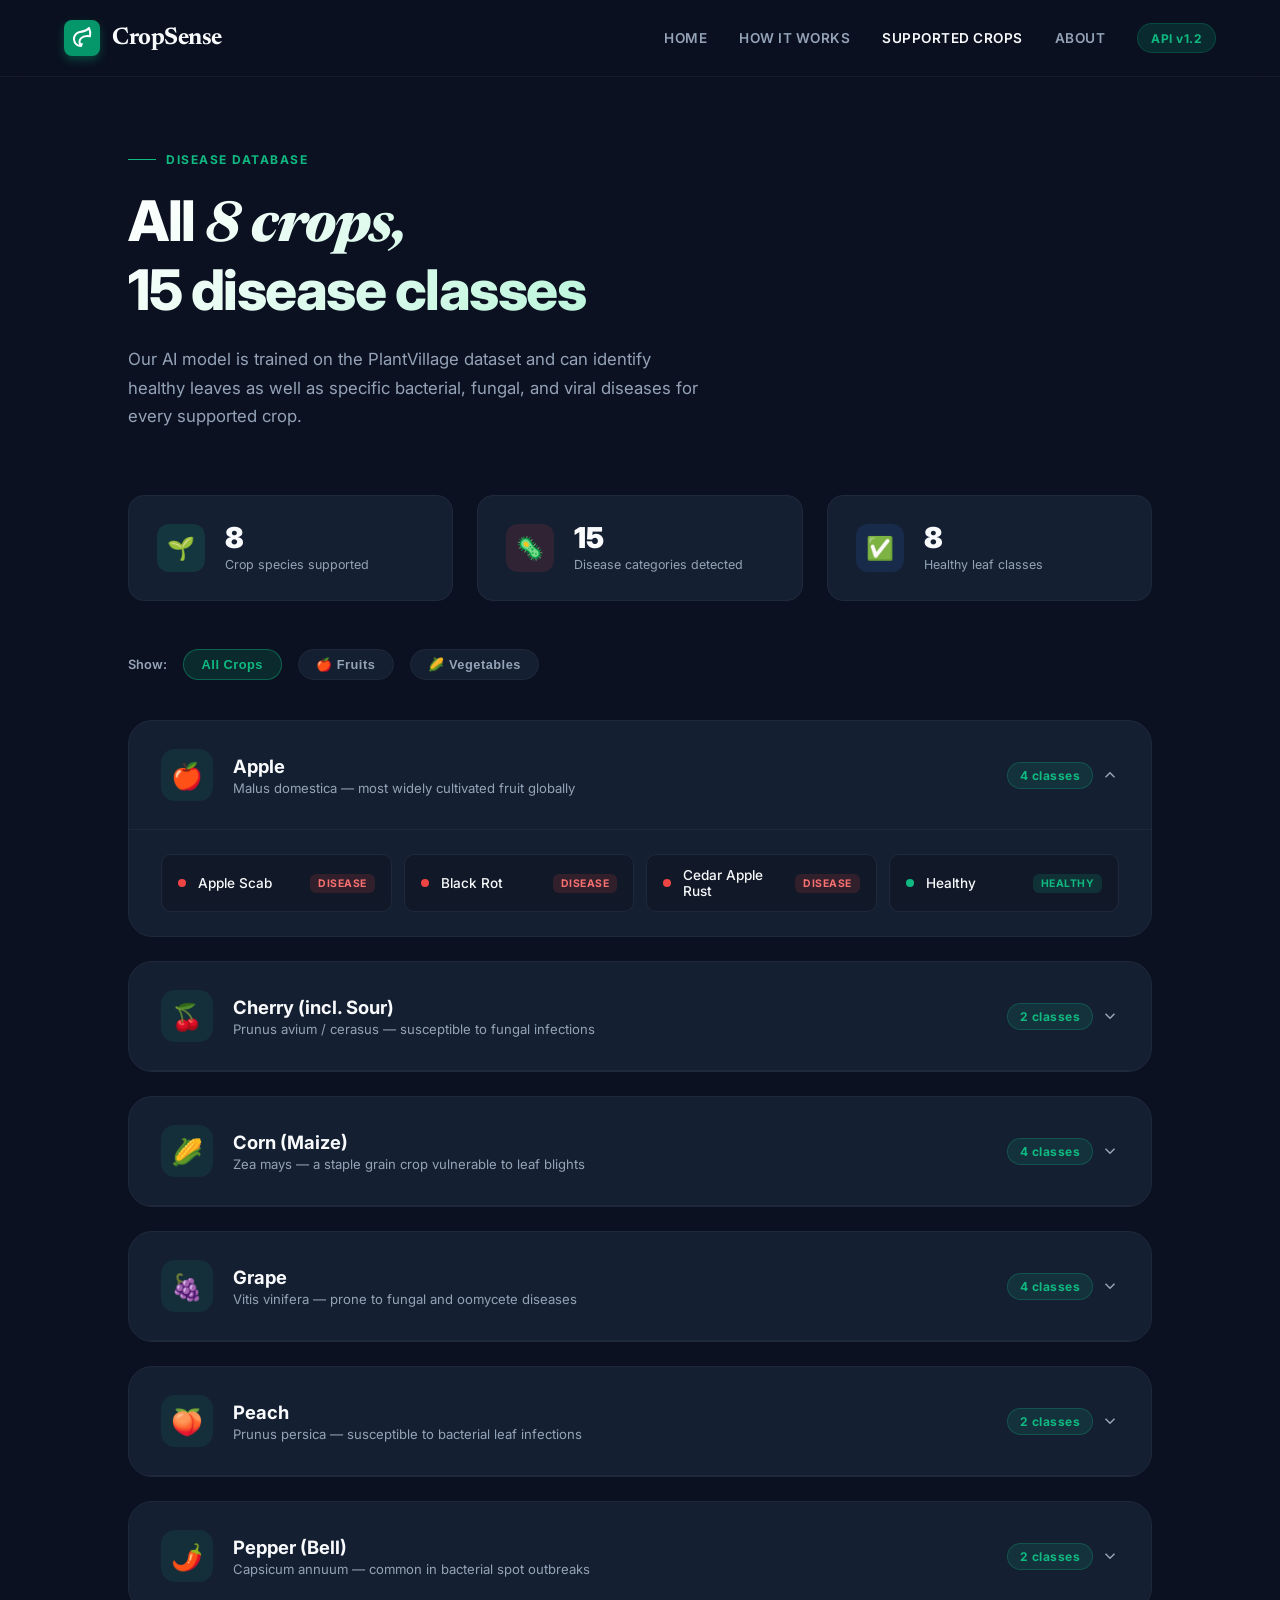
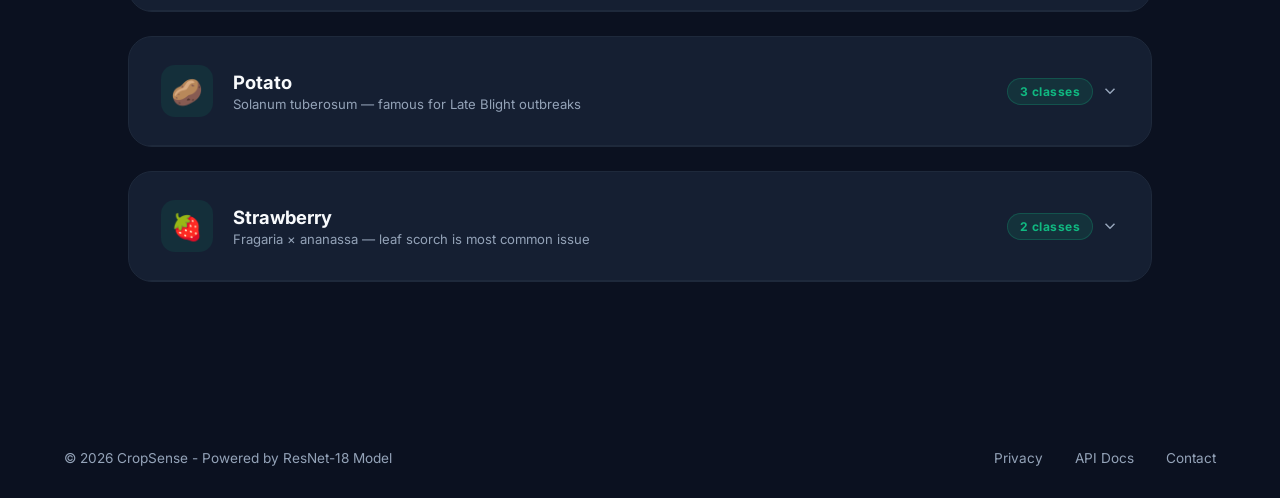
<file: static/supported-crops.html>
<!DOCTYPE html>
<html lang="en">
<head>
    <meta charset="UTF-8">
    <meta name="viewport" content="width=device-width, initial-scale=1.0">
    <title>Supported Crops – CropSense</title>
    <meta name="description" content="Browse all 8 crops and 15 disease classes that CropSense's AI model can diagnose.">
    <link rel="preconnect" href="https://fonts.googleapis.com">
    <link rel="preconnect" href="https://fonts.gstatic.com" crossorigin>
    <link href="https://fonts.googleapis.com/css2?family=Inter:wght@400;500;600;700;800&family=Newsreader:opsz,wght@6..72,700;6..72,800&display=swap" rel="stylesheet">
    <link rel="stylesheet" href="style.css?v=2">
    <style>
        .page-hero {
            padding: 9rem 8rem 4rem 8rem;
            max-width: 900px;
        }
        .page-hero .tag {
            display: inline-flex; align-items: center; gap: 10px;
            color: var(--text-light-green); font-size: 0.75rem; font-weight: 700;
            letter-spacing: 1.5px; margin-bottom: 1.5rem;
        }
        .page-hero .tag .line { width: 28px; height: 1px; background: var(--text-light-green); }
        .page-hero h1 {
            font-size: 3.5rem; font-weight: 800; letter-spacing: -1.5px;
            line-height: 1.1; margin-bottom: 1.5rem;
            background: linear-gradient(135deg, #fff 0%, #a7f3d0 100%);
            -webkit-background-clip: text; -webkit-text-fill-color: transparent;
        }
        .page-hero p { font-size: 1.05rem; color: var(--text-muted); line-height: 1.7; max-width: 580px; }

        /* Filter Bar */
        .filter-bar {
            padding: 0 8rem 2.5rem 8rem;
            display: flex; align-items: center; gap: 1rem; flex-wrap: wrap;
        }
        .filter-label { font-size: 0.8rem; font-weight: 600; color: var(--text-muted); }
        .filter-btn {
            background: var(--bg-card); border: 1px solid var(--border-light);
            color: var(--text-muted); padding: 0.45rem 1.1rem;
            border-radius: 20px; font-size: 0.8rem; font-weight: 600;
            cursor: pointer; transition: all 0.2s; letter-spacing: 0.5px;
        }
        .filter-btn:hover, .filter-btn.active {
            background: rgba(16,185,129,0.15);
            border-color: rgba(16,185,129,0.4);
            color: var(--text-light-green);
        }

        /* Crops Grid */
        .crops-section { padding: 0 8rem 6rem 8rem; }

        .crop-card {
            background: var(--bg-card);
            border: 1px solid var(--border-light);
            border-radius: var(--border-radius-xl);
            overflow: hidden;
            transition: transform 0.25s, border-color 0.25s, box-shadow 0.25s;
            margin-bottom: 1.5rem;
        }
        .crop-card:hover {
            transform: translateY(-3px);
            border-color: rgba(16,185,129,0.3);
            box-shadow: 0 20px 40px rgba(0,0,0,0.4);
        }
        .crop-card-header {
            padding: 1.75rem 2rem;
            display: flex;
            align-items: center;
            justify-content: space-between;
            cursor: pointer;
            border-bottom: 1px solid var(--border-light);
            user-select: none;
        }
        .crop-header-left { display: flex; align-items: center; gap: 1.25rem; }
        .crop-emoji {
            width: 52px; height: 52px; background: rgba(16,185,129,0.1);
            border-radius: 14px; display: flex; align-items: center;
            justify-content: center; font-size: 1.6rem; flex-shrink: 0;
        }
        .crop-header-left h2 { font-size: 1.15rem; font-weight: 700; color: var(--text-dark); margin-bottom: 0.2rem; }
        .crop-header-left p { font-size: 0.82rem; color: var(--text-muted); }
        .crop-badge-row { display: flex; gap: 0.5rem; align-items: center; }
        .disease-count-badge {
            background: rgba(16,185,129,0.12);
            color: var(--text-light-green);
            border: 1px solid rgba(16,185,129,0.25);
            font-size: 0.75rem; font-weight: 700; padding: 0.3rem 0.75rem;
            border-radius: 20px; letter-spacing: 0.5px; white-space: nowrap;
        }
        .chevron {
            color: var(--text-muted); transition: transform 0.3s;
            display: flex; align-items: center;
        }
        .crop-card.open .chevron { transform: rotate(180deg); }

        .crop-card-body {
            display: none;
            padding: 1.5rem 2rem;
        }
        .crop-card.open .crop-card-body { display: block; }

        .disease-grid {
            display: grid;
            grid-template-columns: repeat(auto-fill, minmax(220px, 1fr));
            gap: 0.75rem;
        }
        .disease-pill {
            display: flex; align-items: center; gap: 0.75rem;
            background: rgba(0,0,0,0.2); border: 1px solid var(--border-light);
            border-radius: 10px; padding: 0.75rem 1rem;
            transition: border-color 0.2s;
        }
        .disease-pill:hover { border-color: rgba(16,185,129,0.3); }
        .disease-dot {
            width: 8px; height: 8px; border-radius: 50%; flex-shrink: 0;
        }
        .disease-dot.healthy { background: var(--text-light-green); }
        .disease-dot.disease { background: #ef4444; }
        .disease-pill-text { font-size: 0.85rem; font-weight: 500; color: var(--text-dark); }
        .disease-pill-badge {
            margin-left: auto; font-size: 0.65rem; font-weight: 700;
            padding: 0.2rem 0.5rem; border-radius: 6px; letter-spacing: 0.5px;
        }
        .disease-pill-badge.h { background: rgba(16,185,129,0.15); color: var(--text-light-green); }
        .disease-pill-badge.d { background: rgba(239,68,68,0.15); color: #f87171; }

        /* Summary cards at top */
        .summary-row {
            display: grid; grid-template-columns: repeat(3,1fr); gap: 1.5rem;
            padding: 0 8rem 3rem 8rem;
        }
        .summary-card {
            background: var(--bg-card); border: 1px solid var(--border-light);
            border-radius: var(--border-radius-lg); padding: 1.75rem;
            display: flex; align-items: center; gap: 1.25rem;
        }
        .summary-icon {
            width: 48px; height: 48px; border-radius: 12px;
            display: flex; align-items: center; justify-content: center; font-size: 1.4rem;
        }
        .summary-icon.green { background: rgba(16,185,129,0.15); }
        .summary-icon.red { background: rgba(239,68,68,0.12); }
        .summary-icon.blue { background: rgba(59,130,246,0.12); }
        .summary-card .s-num { font-size: 1.8rem; font-weight: 900; color: var(--text-dark); line-height: 1; }
        .summary-card .s-label { font-size: 0.78rem; color: var(--text-muted); margin-top: 0.25rem; }

        @media(max-width: 1024px) {
            .page-hero, .filter-bar, .crops-section, .summary-row { padding-left: 2rem; padding-right: 2rem; }
            .summary-row { grid-template-columns: 1fr; }
        }
    </style>
</head>
<body>

    <!-- Navigation -->
    <nav class="navbar">
        <div class="logo-area">
            <div class="logo-icon">
                <svg width="24" height="24" viewBox="0 0 24 24" fill="none" stroke="white" stroke-width="2" stroke-linecap="round" stroke-linejoin="round">
                    <path d="M11 20A7 7 0 0 1 9.8 6.1C15.5 5 17 4.48 19 2c1 2 2 4.18 1 8.3C11.6 9 7.1 14 11 20c.3-.8.6-1.6.8-2M11 20c-1.3-4-4.6-7-8V9h0"/>
                </svg>
            </div>
            <a href="/" style="text-decoration:none"><span class="logo-text">CropSense</span></a>
        </div>
        <div class="nav-links">
            <a href="/">HOME</a>
            <a href="how-it-works.html">HOW IT WORKS</a>
            <a href="supported-crops.html" style="color: var(--text-dark);">SUPPORTED CROPS</a>
            <a href="about.html">ABOUT</a>
            <span class="api-badge">API v1.2</span>
        </div>
    </nav>

    <!-- Hero -->
    <div class="page-hero">
        <div class="tag"><span class="line"></span> DISEASE DATABASE</div>
        <h1>All <span style="font-family:'Newsreader',serif;font-style:italic;">8 crops,</span><br>15 disease classes</h1>
        <p>Our AI model is trained on the PlantVillage dataset and can identify healthy leaves as well as specific bacterial, fungal, and viral diseases for every supported crop.</p>
    </div>

    <!-- Summary Row -->
    <div class="summary-row">
        <div class="summary-card">
            <div class="summary-icon green">🌱</div>
            <div>
                <div class="s-num">8</div>
                <div class="s-label">Crop species supported</div>
            </div>
        </div>
        <div class="summary-card">
            <div class="summary-icon red">🦠</div>
            <div>
                <div class="s-num">15</div>
                <div class="s-label">Disease categories detected</div>
            </div>
        </div>
        <div class="summary-card">
            <div class="summary-icon blue">✅</div>
            <div>
                <div class="s-num">8</div>
                <div class="s-label">Healthy leaf classes</div>
            </div>
        </div>
    </div>

    <!-- Filter -->
    <div class="filter-bar">
        <span class="filter-label">Show:</span>
        <button class="filter-btn active" onclick="filterCrops('all', this)">All Crops</button>
        <button class="filter-btn" onclick="filterCrops('fruit', this)">🍎 Fruits</button>
        <button class="filter-btn" onclick="filterCrops('vegetable', this)">🌽 Vegetables</button>
    </div>

    <!-- Crops Accordion -->
    <div class="crops-section">

        <div class="crop-card open" data-category="fruit" id="card-apple">
            <div class="crop-card-header" onclick="toggleCard('card-apple')">
                <div class="crop-header-left">
                    <div class="crop-emoji">🍎</div>
                    <div>
                        <h2>Apple</h2>
                        <p>Malus domestica — most widely cultivated fruit globally</p>
                    </div>
                </div>
                <div class="crop-badge-row">
                    <span class="disease-count-badge">4 classes</span>
                    <div class="chevron"><svg width="18" height="18" viewBox="0 0 24 24" fill="none" stroke="currentColor" stroke-width="2"><polyline points="6 9 12 15 18 9"></polyline></svg></div>
                </div>
            </div>
            <div class="crop-card-body">
                <div class="disease-grid">
                    <div class="disease-pill"><div class="disease-dot disease"></div><span class="disease-pill-text">Apple Scab</span><span class="disease-pill-badge d">DISEASE</span></div>
                    <div class="disease-pill"><div class="disease-dot disease"></div><span class="disease-pill-text">Black Rot</span><span class="disease-pill-badge d">DISEASE</span></div>
                    <div class="disease-pill"><div class="disease-dot disease"></div><span class="disease-pill-text">Cedar Apple Rust</span><span class="disease-pill-badge d">DISEASE</span></div>
                    <div class="disease-pill"><div class="disease-dot healthy"></div><span class="disease-pill-text">Healthy</span><span class="disease-pill-badge h">HEALTHY</span></div>
                </div>
            </div>
        </div>

        <div class="crop-card" data-category="fruit" id="card-cherry">
            <div class="crop-card-header" onclick="toggleCard('card-cherry')">
                <div class="crop-header-left">
                    <div class="crop-emoji">🍒</div>
                    <div>
                        <h2>Cherry (incl. Sour)</h2>
                        <p>Prunus avium / cerasus — susceptible to fungal infections</p>
                    </div>
                </div>
                <div class="crop-badge-row">
                    <span class="disease-count-badge">2 classes</span>
                    <div class="chevron"><svg width="18" height="18" viewBox="0 0 24 24" fill="none" stroke="currentColor" stroke-width="2"><polyline points="6 9 12 15 18 9"></polyline></svg></div>
                </div>
            </div>
            <div class="crop-card-body">
                <div class="disease-grid">
                    <div class="disease-pill"><div class="disease-dot disease"></div><span class="disease-pill-text">Powdery Mildew</span><span class="disease-pill-badge d">DISEASE</span></div>
                    <div class="disease-pill"><div class="disease-dot healthy"></div><span class="disease-pill-text">Healthy</span><span class="disease-pill-badge h">HEALTHY</span></div>
                </div>
            </div>
        </div>

        <div class="crop-card" data-category="vegetable" id="card-corn">
            <div class="crop-card-header" onclick="toggleCard('card-corn')">
                <div class="crop-header-left">
                    <div class="crop-emoji">🌽</div>
                    <div>
                        <h2>Corn (Maize)</h2>
                        <p>Zea mays — a staple grain crop vulnerable to leaf blights</p>
                    </div>
                </div>
                <div class="crop-badge-row">
                    <span class="disease-count-badge">4 classes</span>
                    <div class="chevron"><svg width="18" height="18" viewBox="0 0 24 24" fill="none" stroke="currentColor" stroke-width="2"><polyline points="6 9 12 15 18 9"></polyline></svg></div>
                </div>
            </div>
            <div class="crop-card-body">
                <div class="disease-grid">
                    <div class="disease-pill"><div class="disease-dot disease"></div><span class="disease-pill-text">Cercospora Leaf Spot / Gray Leaf Spot</span><span class="disease-pill-badge d">DISEASE</span></div>
                    <div class="disease-pill"><div class="disease-dot disease"></div><span class="disease-pill-text">Common Rust</span><span class="disease-pill-badge d">DISEASE</span></div>
                    <div class="disease-pill"><div class="disease-dot disease"></div><span class="disease-pill-text">Northern Leaf Blight</span><span class="disease-pill-badge d">DISEASE</span></div>
                    <div class="disease-pill"><div class="disease-dot healthy"></div><span class="disease-pill-text">Healthy</span><span class="disease-pill-badge h">HEALTHY</span></div>
                </div>
            </div>
        </div>

        <div class="crop-card" data-category="fruit" id="card-grape">
            <div class="crop-card-header" onclick="toggleCard('card-grape')">
                <div class="crop-header-left">
                    <div class="crop-emoji">🍇</div>
                    <div>
                        <h2>Grape</h2>
                        <p>Vitis vinifera — prone to fungal and oomycete diseases</p>
                    </div>
                </div>
                <div class="crop-badge-row">
                    <span class="disease-count-badge">4 classes</span>
                    <div class="chevron"><svg width="18" height="18" viewBox="0 0 24 24" fill="none" stroke="currentColor" stroke-width="2"><polyline points="6 9 12 15 18 9"></polyline></svg></div>
                </div>
            </div>
            <div class="crop-card-body">
                <div class="disease-grid">
                    <div class="disease-pill"><div class="disease-dot disease"></div><span class="disease-pill-text">Black Rot</span><span class="disease-pill-badge d">DISEASE</span></div>
                    <div class="disease-pill"><div class="disease-dot disease"></div><span class="disease-pill-text">Esca (Black Measles)</span><span class="disease-pill-badge d">DISEASE</span></div>
                    <div class="disease-pill"><div class="disease-dot disease"></div><span class="disease-pill-text">Leaf Blight (Isariopsis Leaf Spot)</span><span class="disease-pill-badge d">DISEASE</span></div>
                    <div class="disease-pill"><div class="disease-dot healthy"></div><span class="disease-pill-text">Healthy</span><span class="disease-pill-badge h">HEALTHY</span></div>
                </div>
            </div>
        </div>

        <div class="crop-card" data-category="fruit" id="card-peach">
            <div class="crop-card-header" onclick="toggleCard('card-peach')">
                <div class="crop-header-left">
                    <div class="crop-emoji">🍑</div>
                    <div>
                        <h2>Peach</h2>
                        <p>Prunus persica — susceptible to bacterial leaf infections</p>
                    </div>
                </div>
                <div class="crop-badge-row">
                    <span class="disease-count-badge">2 classes</span>
                    <div class="chevron"><svg width="18" height="18" viewBox="0 0 24 24" fill="none" stroke="currentColor" stroke-width="2"><polyline points="6 9 12 15 18 9"></polyline></svg></div>
                </div>
            </div>
            <div class="crop-card-body">
                <div class="disease-grid">
                    <div class="disease-pill"><div class="disease-dot disease"></div><span class="disease-pill-text">Bacterial Spot</span><span class="disease-pill-badge d">DISEASE</span></div>
                    <div class="disease-pill"><div class="disease-dot healthy"></div><span class="disease-pill-text">Healthy</span><span class="disease-pill-badge h">HEALTHY</span></div>
                </div>
            </div>
        </div>

        <div class="crop-card" data-category="vegetable" id="card-pepper">
            <div class="crop-card-header" onclick="toggleCard('card-pepper')">
                <div class="crop-header-left">
                    <div class="crop-emoji">🌶️</div>
                    <div>
                        <h2>Pepper (Bell)</h2>
                        <p>Capsicum annuum — common in bacterial spot outbreaks</p>
                    </div>
                </div>
                <div class="crop-badge-row">
                    <span class="disease-count-badge">2 classes</span>
                    <div class="chevron"><svg width="18" height="18" viewBox="0 0 24 24" fill="none" stroke="currentColor" stroke-width="2"><polyline points="6 9 12 15 18 9"></polyline></svg></div>
                </div>
            </div>
            <div class="crop-card-body">
                <div class="disease-grid">
                    <div class="disease-pill"><div class="disease-dot disease"></div><span class="disease-pill-text">Bacterial Spot</span><span class="disease-pill-badge d">DISEASE</span></div>
                    <div class="disease-pill"><div class="disease-dot healthy"></div><span class="disease-pill-text">Healthy</span><span class="disease-pill-badge h">HEALTHY</span></div>
                </div>
            </div>
        </div>

        <div class="crop-card" data-category="vegetable" id="card-potato">
            <div class="crop-card-header" onclick="toggleCard('card-potato')">
                <div class="crop-header-left">
                    <div class="crop-emoji">🥔</div>
                    <div>
                        <h2>Potato</h2>
                        <p>Solanum tuberosum — famous for Late Blight outbreaks</p>
                    </div>
                </div>
                <div class="crop-badge-row">
                    <span class="disease-count-badge">3 classes</span>
                    <div class="chevron"><svg width="18" height="18" viewBox="0 0 24 24" fill="none" stroke="currentColor" stroke-width="2"><polyline points="6 9 12 15 18 9"></polyline></svg></div>
                </div>
            </div>
            <div class="crop-card-body">
                <div class="disease-grid">
                    <div class="disease-pill"><div class="disease-dot disease"></div><span class="disease-pill-text">Early Blight</span><span class="disease-pill-badge d">DISEASE</span></div>
                    <div class="disease-pill"><div class="disease-dot disease"></div><span class="disease-pill-text">Late Blight</span><span class="disease-pill-badge d">DISEASE</span></div>
                    <div class="disease-pill"><div class="disease-dot healthy"></div><span class="disease-pill-text">Healthy</span><span class="disease-pill-badge h">HEALTHY</span></div>
                </div>
            </div>
        </div>

        <div class="crop-card" data-category="fruit" id="card-strawberry">
            <div class="crop-card-header" onclick="toggleCard('card-strawberry')">
                <div class="crop-header-left">
                    <div class="crop-emoji">🍓</div>
                    <div>
                        <h2>Strawberry</h2>
                        <p>Fragaria × ananassa — leaf scorch is most common issue</p>
                    </div>
                </div>
                <div class="crop-badge-row">
                    <span class="disease-count-badge">2 classes</span>
                    <div class="chevron"><svg width="18" height="18" viewBox="0 0 24 24" fill="none" stroke="currentColor" stroke-width="2"><polyline points="6 9 12 15 18 9"></polyline></svg></div>
                </div>
            </div>
            <div class="crop-card-body">
                <div class="disease-grid">
                    <div class="disease-pill"><div class="disease-dot disease"></div><span class="disease-pill-text">Leaf Scorch</span><span class="disease-pill-badge d">DISEASE</span></div>
                    <div class="disease-pill"><div class="disease-dot healthy"></div><span class="disease-pill-text">Healthy</span><span class="disease-pill-badge h">HEALTHY</span></div>
                </div>
            </div>
        </div>

    </div>

    <!-- Footer -->
    <footer>
        <div class="copy">© 2026 CropSense - Powered by ResNet-18 Model</div>
        <div class="footer-links">
            <a href="#">Privacy</a>
            <a href="#">API Docs</a>
            <a href="#">Contact</a>
        </div>
    </footer>

    <script>
        function toggleCard(id) {
            const card = document.getElementById(id);
            card.classList.toggle('open');
        }

        function filterCrops(type, btn) {
            document.querySelectorAll('.filter-btn').forEach(b => b.classList.remove('active'));
            btn.classList.add('active');
            document.querySelectorAll('.crop-card').forEach(card => {
                if (type === 'all') {
                    card.style.display = 'block';
                } else {
                    card.style.display = (card.dataset.category === type) ? 'block' : 'none';
                }
            });
        }
    </script>
</body>
</html>
</file>
<file: static/style.css>
:root {
    /* New Dark Theme Palette */
    --bg-main: #0B1120;
    /* Deep slate baseline */
    --bg-card: #151f32;
    /* Slightly lighter card bg */
    --bg-dark-accent: #059669;
    /* Emerald green */
    --bg-dark-accent-hover: #047857;
    --text-dark: #f8fafc;
    /* Primary text (white/slate-50) */
    --text-forest: #34d399;
    /* Green accent text */
    --text-light-green: #10b981;
    --text-muted: #94a3b8;
    /* Slate-400 for subtitles/descriptions */
    --border-light: #1e293b;

    /* Specific statuses */
    --pill-healthy-bg: #064e3b;
    --pill-healthy-text: #34d399;

    /* Layout */
    --border-radius-lg: 16px;
    --border-radius-xl: 24px;
    --shadow-card: 0 20px 40px rgba(0, 0, 0, 0.5);
}

* {
    box-sizing: border-box;
    margin: 0;
    padding: 0;
}

body {
    background-color: var(--bg-main);
    color: var(--text-dark);
    font-family: 'Inter', -apple-system, sans-serif;
    min-height: 100vh;
    display: flex;
    flex-direction: column;
    overflow-x: hidden;
}

/* --- Navigation --- */
.navbar {
    position: fixed;
    top: 0;
    left: 0;
    width: 100%;
    display: flex;
    justify-content: space-between;
    align-items: center;
    padding: 1.25rem 4rem;
    z-index: 1000;
    /* Translucency effect when scrolling */
    background-color: rgba(11, 17, 32, 0.75);
    backdrop-filter: blur(12px);
    -webkit-backdrop-filter: blur(12px);
    border-bottom: 1px solid rgba(255, 255, 255, 0.05);
}

.logo-area {
    display: flex;
    align-items: center;
    gap: 0.75rem;
}

.logo-icon {
    width: 36px;
    height: 36px;
    background-color: var(--bg-dark-accent);
    border-radius: 8px;
    display: flex;
    align-items: center;
    justify-content: center;
    box-shadow: 0 4px 10px rgba(5, 150, 105, 0.4);
}

.logo-text {
    font-family: 'Newsreader', serif;
    font-weight: 700;
    font-size: 1.5rem;
    color: var(--text-dark);
    letter-spacing: -0.5px;
}

.nav-links {
    display: flex;
    align-items: center;
    gap: 2rem;
}

.nav-links a {
    text-decoration: none;
    color: var(--text-muted);
    font-size: 0.85rem;
    font-weight: 600;
    letter-spacing: 0.5px;
    transition: color 0.2s;
}

.nav-links a:hover {
    color: var(--text-dark);
}

.api-badge {
    background: rgba(5, 150, 105, 0.2);
    color: var(--text-light-green);
    border: 1px solid rgba(5, 150, 105, 0.3);
    font-size: 0.75rem;
    font-weight: 700;
    padding: 0.4rem 0.8rem;
    border-radius: 20px;
    letter-spacing: 0.5px;
}

/* --- Split Layout Main --- */
.split-layout {
    display: flex;
    flex: 1;
    position: relative;
    padding-top: 5rem;
    /* Push down content so fixed navbar doesn't cover it */
}

/* Left Pane Details */
.left-pane {
    flex: 1;
    padding: 4rem 4rem 4rem 8rem;
    display: flex;
    flex-direction: column;
    justify-content: center;
    position: relative;
}

.hero-content {
    max-width: 550px;
    position: relative;
    z-index: 2;
}

.subtitle-badge {
    color: var(--text-light-green);
    font-size: 0.75rem;
    font-weight: 700;
    letter-spacing: 1.5px;
    margin-bottom: 1.5rem;
    display: flex;
    align-items: center;
    gap: 12px;
}

.subtitle-badge .line {
    width: 30px;
    height: 1px;
    background-color: var(--text-light-green);
}

.left-pane h1 {
    font-family: 'Inter', sans-serif;
    font-size: 5rem;
    line-height: 1.1;
    font-weight: 800;
    margin-bottom: 2rem;
    letter-spacing: -2px;
    background: linear-gradient(135deg, #ffffff 0%, #a7f3d0 100%);
    -webkit-background-clip: text;
    -webkit-text-fill-color: transparent;
}

.accent-italic {
    font-family: 'Newsreader', serif;
    font-style: italic;
    font-weight: 700;
    background: linear-gradient(135deg, #34d399 0%, #10b981 100%);
    -webkit-background-clip: text;
    -webkit-text-fill-color: transparent;
}

.hero-desc {
    font-size: 1.15rem;
    line-height: 1.6;
    color: var(--text-muted);
    margin-bottom: 4rem;
    max-width: 450px;
}


.leaf-watermark {
    position: absolute;
    top: 10%;
    right: 0;
    width: 300px;
    height: auto;
    color: rgba(255, 255, 255, 0.02);
    z-index: 1;
    pointer-events: none;
}

/* Right Pane Details */
.right-pane {
    flex: 1;
    background-color: transparent;
    position: relative;
    display: flex;
    justify-content: center;
    align-items: flex-start;
    padding-top: 4rem;
}

.background-circles {
    position: absolute;
    top: 50%;
    left: 50%;
    transform: translate(-50%, -50%);
    width: 600px;
    height: 600px;
    border-radius: 50%;
    border: 1px solid rgba(255, 255, 255, 0.02);
    z-index: 1;
}

.background-circles::before {
    content: '';
    position: absolute;
    top: 10%;
    left: 10%;
    right: 10%;
    bottom: 10%;
    border-radius: 50%;
    border: 1px solid rgba(255, 255, 255, 0.03);
}

/* --- Widgets --- */
.analysis-widget {
    background: var(--bg-card);
    width: 100%;
    max-width: 500px;
    border-radius: var(--border-radius-xl);
    box-shadow: var(--shadow-card);
    z-index: 10;
    overflow: hidden;
    transition: all 0.3s ease;
    border: 1px solid var(--border-light);
}

.widget-header {
    background: rgba(0, 0, 0, 0.2);
    color: var(--text-dark);
    padding: 1.25rem 1.5rem;
    display: flex;
    justify-content: space-between;
    align-items: center;
    font-size: 0.8rem;
    font-weight: 700;
    letter-spacing: 1px;
    border-bottom: 1px solid var(--border-light);
}

.status-dot {
    width: 8px;
    height: 8px;
    background: #10b981;
    border-radius: 50%;
    box-shadow: 0 0 0 4px rgba(16, 185, 129, 0.2);
}

.widget-body {
    padding: 2.5rem;
}

.upload-area {
    border: 1px dashed var(--border-light);
    background: rgba(0, 0, 0, 0.2);
    border-radius: var(--border-radius-lg);
    height: 250px;
    display: flex;
    justify-content: center;
    align-items: center;
    margin-bottom: 1.5rem;
    transition: all 0.2s ease;
}

.upload-area.highlight {
    border-color: var(--text-light-green);
    background: rgba(16, 185, 129, 0.05);
}

.upload-placeholder {
    display: flex;
    flex-direction: column;
    align-items: center;
    gap: 0.5rem;
}

.placeholder-icon {
    color: var(--text-light-green);
    margin-bottom: 0.5rem;
}

.primary-text {
    font-weight: 700;
    color: var(--text-dark);
    font-size: 1.1rem;
}

.secondary-text {
    color: var(--text-muted);
    font-size: 0.9rem;
}

.btn-text-upload {
    background: none;
    border: none;
    color: var(--text-light-green);
    font-weight: 600;
    text-decoration: underline;
    cursor: pointer;
    font-size: 0.9rem;
}

.file-info {
    display: flex;
    justify-content: space-between;
    align-items: center;
    background: rgba(0, 0, 0, 0.2);
    padding: 1rem 1.5rem;
    border-radius: 8px;
    border: 1px solid var(--border-light);
    margin-bottom: 1.5rem;
}

.file-details {
    display: flex;
    align-items: center;
    gap: 12px;
    font-size: 0.9rem;
    font-weight: 500;
    color: var(--text-dark);
}

.file-actions {
    display: flex;
    align-items: center;
    gap: 12px;
}

.filesize {
    font-size: 0.8rem;
    color: var(--text-muted);
}

.btn-close {
    background: none;
    border: none;
    color: var(--text-muted);
    cursor: pointer;
    display: flex;
    align-items: center;
    justify-content: center;
}

.btn-close:hover {
    color: #ef4444;
}

.btn-primary-dark {
    width: 100%;
    background: var(--bg-dark-accent);
    color: white;
    border: none;
    padding: 1.2rem;
    border-radius: 12px;
    font-weight: 600;
    font-size: 0.95rem;
    letter-spacing: 0.5px;
    cursor: pointer;
    display: flex;
    justify-content: center;
    align-items: center;
    gap: 8px;
    transition: background 0.2s, transform 0.1s;
}

.btn-primary-dark:hover:not(:disabled) {
    background: var(--bg-dark-accent-hover);
    transform: translateY(-1px);
}

.btn-primary-dark:disabled {
    background: #334155;
    color: #94a3b8;
    cursor: not-allowed;
}

/* --- Results View (The full-width layout shown in second image) --- */
.results-view {
    width: 100%;
    padding: 0 4rem;
    z-index: 20;
    animation: fadeIn 0.4s ease forwards;
}

/* We hide the hero content to make results full width */
body.results-mode .left-pane .hero-content,
body.results-mode .left-pane .leaf-watermark {
    display: none;
}

body.results-mode .right-pane {
    background-color: transparent;
}

body.results-mode .split-layout {
    display: block;
    padding-top: 7rem;
    /* slightly more padding for Nav in full mode */
}

.results-grid {
    display: grid;
    grid-template-columns: 1fr 1fr;
    gap: 2rem;
    margin-bottom: 2rem;
    max-width: 1100px;
    margin: 0 auto 2rem auto;
}

.image-presentation {
    background: var(--bg-card);
    border-radius: var(--border-radius-xl);
    overflow: hidden;
    position: relative;
    box-shadow: var(--shadow-card);
    border: 1px solid var(--border-light);
}

#result-img {
    width: 100%;
    height: 100%;
    object-fit: cover;
    display: block;
    aspect-ratio: 1 / 1;
}

.data-presentation {
    background: var(--bg-card);
    border-radius: var(--border-radius-xl);
    padding: 3rem;
    box-shadow: var(--shadow-card);
    border: 1px solid var(--border-light);
}

/* Pill badge styling */
.pill-badge {
    display: inline-flex;
    align-items: center;
    gap: 6px;
    padding: 0.4rem 0.8rem;
    border-radius: 20px;
    font-size: 0.75rem;
    font-weight: 700;
    letter-spacing: 0.5px;
    margin-bottom: 1rem;
}

.pill-badge.healthy {
    background: var(--pill-healthy-bg);
    color: var(--pill-healthy-text);
}

.pill-badge.healthy .dot {
    background: var(--pill-healthy-text);
}

.pill-badge.disease {
    background: #450a0a;
    color: #fca5a5;
}

.pill-badge.disease .dot {
    background: #ef4444;
}

.pill-badge .dot {
    width: 6px;
    height: 6px;
    border-radius: 50%;
}

.diagnosis-header {
    font-family: 'Newsreader', serif;
    font-size: 2.5rem;
    color: var(--text-dark);
    margin-bottom: 0.2rem;
}

.diagnosis-sub {
    color: var(--text-muted);
    font-style: italic;
    margin-bottom: 2.5rem;
}

/* Confidence Bar exactly like mockup */
.confidence-row {
    display: flex;
    align-items: center;
    gap: 1.5rem;
    margin-bottom: 3rem;
}

.conf-label {
    font-size: 0.75rem;
    font-weight: 700;
    color: var(--text-muted);
    letter-spacing: 1px;
}

.conf-bar-bg {
    flex: 1;
    height: 6px;
    background: #1e293b;
    /* Dark track */
    border-radius: 3px;
    overflow: hidden;
}

.conf-bar-fill {
    height: 100%;
    background: var(--text-light-green);
    /* Default green */
    border-radius: 3px;
    transition: width 1s ease;
    box-shadow: 0 0 10px rgba(16, 185, 129, 0.4);
}

.conf-bar-fill.warning {
    background: #ef4444;
    /* Red for disease */
    box-shadow: 0 0 10px rgba(239, 68, 68, 0.4);
}

.conf-value {
    font-weight: 700;
    font-family: 'Newsreader', serif;
    font-size: 1.25rem;
}

/* Tabs */
.tabs {
    display: flex;
    border-bottom: 1px solid var(--border-light);
    margin-bottom: 2rem;
}

.tab {
    padding: 1rem 1.5rem;
    font-size: 0.8rem;
    font-weight: 700;
    color: var(--text-muted);
    cursor: pointer;
    border-bottom: 2px solid transparent;
    transition: all 0.2s;
    letter-spacing: 0.5px;
}

.tab.active {
    color: var(--text-dark);
    border-bottom-color: var(--text-light-green);
}

.tab-content {
    display: none;
    animation: fadeIn 0.3s;
}

.tab-content.active {
    display: block;
}

.checklist {
    list-style: none;
}

.checklist li {
    display: flex;
    gap: 1rem;
    margin-bottom: 1.5rem;
    font-size: 0.95rem;
    line-height: 1.5;
    color: var(--text-dark);
}

.checklist li strong {
    color: var(--text-light-green);
}

.check-icon {
    flex-shrink: 0;
    width: 20px;
    height: 20px;
    border-radius: 50%;
    background: var(--pill-healthy-bg);
    color: var(--pill-healthy-text);
    display: flex;
    justify-content: center;
    align-items: center;
    margin-top: 2px;
}

/* Action Cards */
.action-cards {
    display: grid;
    grid-template-columns: 1fr;
    gap: 1.5rem;
    max-width: 400px;
    margin: 0 auto;
}

.action-card {
    background: var(--bg-card);
    padding: 2rem;
    border-radius: var(--border-radius-lg);
    box-shadow: var(--shadow-card);
    transition: transform 0.2s;
    cursor: pointer;
    border: 1px solid var(--border-light);
}

.action-card:hover {
    transform: translateY(-3px);
    border-color: rgba(255, 255, 255, 0.1);
}

.card-icon {
    width: 40px;
    height: 40px;
    background: rgba(0, 0, 0, 0.2);
    border-radius: 8px;
    display: flex;
    justify-content: center;
    align-items: center;
    margin-bottom: 1rem;
}

.action-card h4 {
    font-size: 1rem;
    color: var(--text-dark);
    margin-bottom: 0.5rem;
}

.action-card p {
    font-size: 0.85rem;
    color: var(--text-muted);
    line-height: 1.5;
}

/* Resets */
/* Utilities */
.btn-outline {
    display: flex;
    align-items: center;
    justify-content: center;
    gap: 10px;
    padding: 0.8rem 1.5rem;
    border-radius: var(--border-radius-lg);
    font-weight: 600;
    font-size: 0.85rem;
    letter-spacing: 1px;
    cursor: pointer;
    background: transparent;
    border: 1px solid rgba(255, 255, 255, 0.2);
    color: var(--text-dark);
    transition: all 0.2s ease;
    margin: 3rem auto 0 auto;
}

.btn-outline:hover {
    background: rgba(255, 255, 255, 0.05);
    border-color: rgba(255, 255, 255, 0.4);
    transform: translateY(-2px);
}

/* Custom Dropdown */
.custom-select-wrapper {
    position: relative;
    user-select: none;
    width: 100%;
}

.custom-select-trigger {
    display: flex;
    justify-content: space-between;
    align-items: center;
    padding: 1rem 1.5rem;
    border: 1px solid var(--border-light);
    border-radius: var(--border-radius-lg);
    background-color: rgba(0, 0, 0, 0.2);
    color: var(--text-dark);
    font-size: 1rem;
    font-family: 'Inter', sans-serif;
    cursor: pointer;
    transition: all 0.2s ease;
}

.custom-select-trigger:hover {
    border-color: rgba(255, 255, 255, 0.15);
}

.custom-select-trigger.active {
    border-color: var(--text-light-green);
    border-bottom-left-radius: 0;
    border-bottom-right-radius: 0;
}

.custom-options-container {
    position: absolute;
    top: 100%;
    left: 0;
    width: 100%;
    max-height: 250px;
    overflow-y: auto;
    background: var(--bg-card);
    border: 1px solid var(--border-light);
    border-top: none;
    border-bottom-left-radius: var(--border-radius-lg);
    border-bottom-right-radius: var(--border-radius-lg);
    z-index: 100;
    box-shadow: 0 10px 25px rgba(0, 0, 0, 0.5);
    display: flex;
    flex-direction: column;
}

.custom-options-container::-webkit-scrollbar {
    width: 6px;
}

.custom-options-container::-webkit-scrollbar-thumb {
    background: var(--border-light);
    border-radius: 3px;
}

.custom-option {
    padding: 1rem 1.5rem;
    color: var(--text-dark);
    cursor: pointer;
    transition: background 0.2s;
    font-size: 0.95rem;
}

.custom-option:hover {
    background: rgba(16, 185, 129, 0.1);
    color: var(--text-light-green);
}

/* Error Banner */
.error-banner {
    display: flex;
    align-items: flex-start;
    gap: 12px;
    background: rgba(239, 68, 68, 0.1);
    border: 1px solid rgba(239, 68, 68, 0.2);
    padding: 1rem;
    border-radius: 12px;
    margin-bottom: 1.5rem;
    color: #fca5a5;
    animation: fadeIn 0.3s ease;
}

.error-icon {
    flex-shrink: 0;
    color: #ef4444;
    margin-top: 2px;
}

.error-content {
    display: flex;
    flex-direction: column;
    gap: 4px;
    text-align: left;
}

.error-content strong {
    color: #ef4444;
    font-size: 0.95rem;
}

.error-content span {
    font-size: 0.85rem;
    line-height: 1.4;
}

.hidden {
    display: none !important;
}

.loader-box {
    display: flex;
    flex-direction: column;
    align-items: center;
    gap: 1rem;
    padding: 3rem 0;
    color: var(--text-muted);
    font-weight: 500;
}

.spinner-modern {
    width: 40px;
    height: 40px;
    border: 3px solid rgba(255, 255, 255, 0.05);
    border-top-color: var(--text-light-green);
    border-radius: 50%;
    animation: spin 1s linear infinite;
}

@keyframes spin {
    to {
        transform: rotate(360deg);
    }
}

@keyframes fadeIn {
    from {
        opacity: 0;
        transform: translateY(5px);
    }

    to {
        opacity: 1;
        transform: translateY(0);
    }
}

/* Footer Section */
footer {
    display: flex;
    justify-content: space-between;
    padding: 3rem 4rem 2rem 4rem;
    color: var(--text-muted);
    font-size: 0.85rem;
    z-index: 100;
}

.footer-links {
    display: flex;
    gap: 2rem;
}

.footer-links a {
    color: inherit;
    text-decoration: none;
}

.footer-links a:hover {
    color: var(--text-dark);
}

@media(max-width: 1024px) {
    .split-layout {
        flex-direction: column;
    }

    body.results-mode .results-grid {
        grid-template-columns: 1fr;
    }
}
</file>
